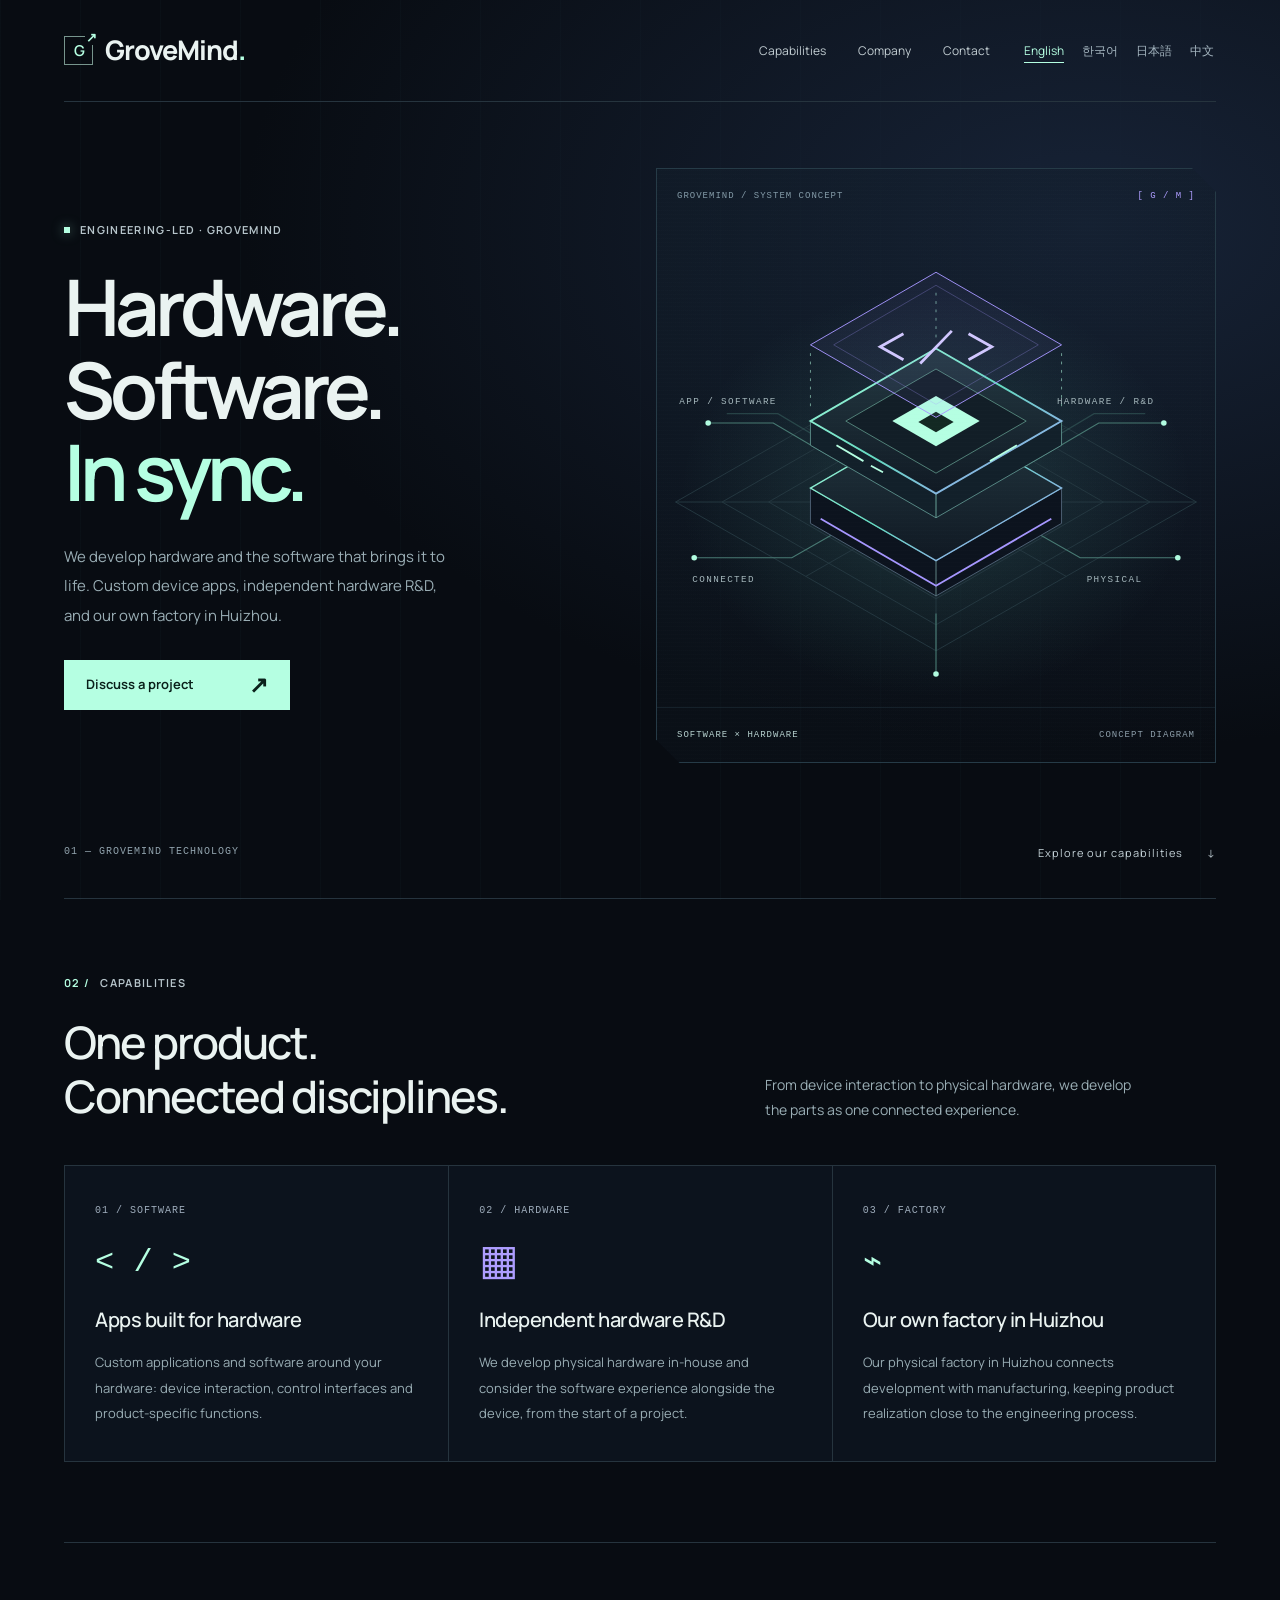
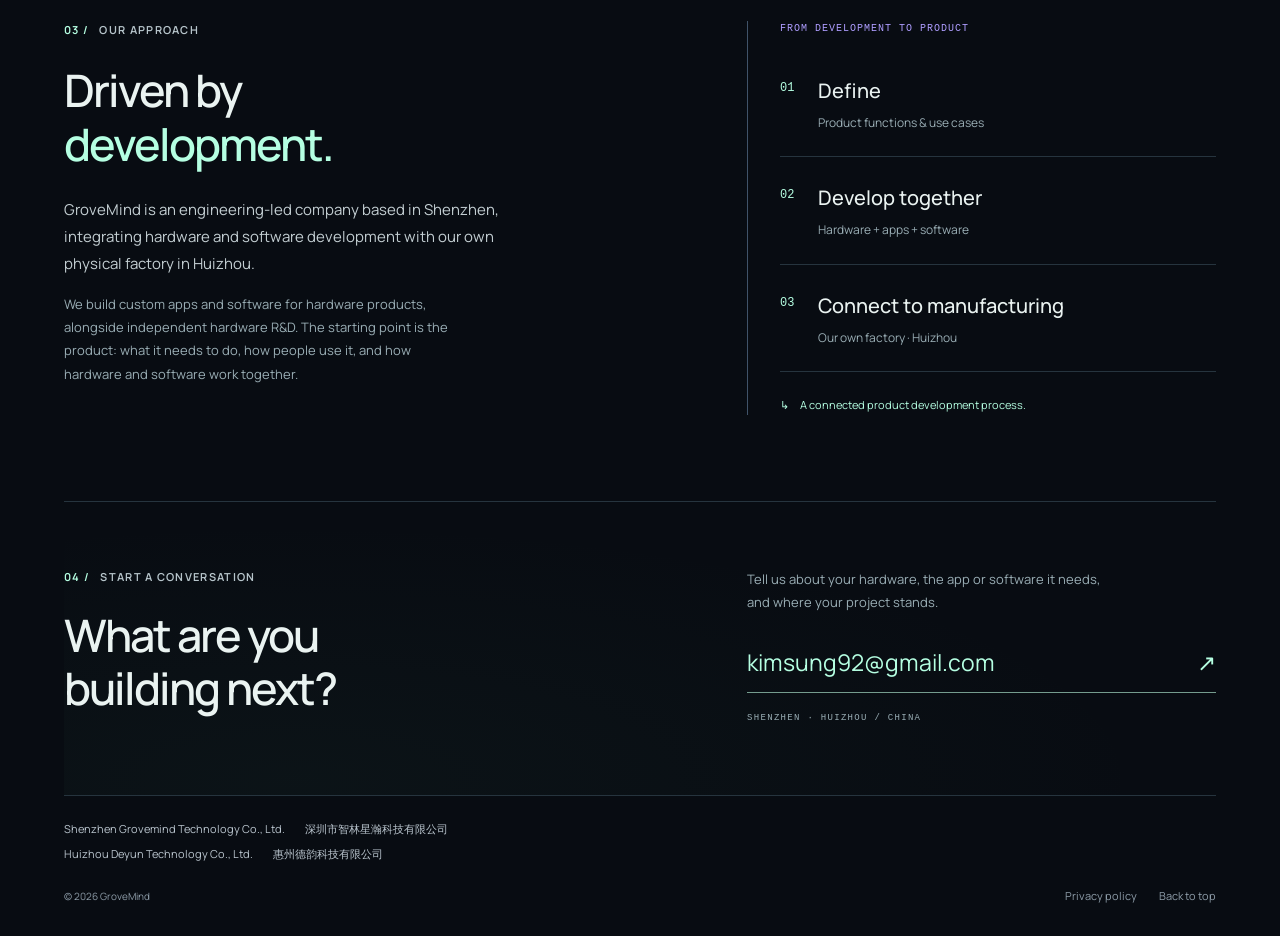
<file: index.html>
<!doctype html>
<html lang="en"><head><meta charset="utf-8"><meta name="viewport" content="width=device-width, initial-scale=1"><meta name="theme-color" content="#080c12"><title>GroveMind | Hardware &amp; Software Development</title><meta name="description" content="GroveMind: integrated hardware and software development, custom device apps and our own factory in Huizhou."><link rel="canonical" href="https://grovemindlabs.com/"><link rel="alternate" hreflang="en" href="https://grovemindlabs.com/?lang=en"><link rel="alternate" hreflang="ko" href="https://grovemindlabs.com/?lang=ko"><link rel="alternate" hreflang="ja" href="https://grovemindlabs.com/?lang=ja"><link rel="alternate" hreflang="zh-CN" href="https://grovemindlabs.com/?lang=zh"><link rel="icon" href="/assets/favicon.svg" type="image/svg+xml"><link rel="stylesheet" href="/assets/home.css?v=20261109b"><link rel="stylesheet" href="/assets/shared.css?v=20261109b"><script src="/assets/language-init.js?v=20261109b"></script></head><body data-titles="{&quot;en&quot;: &quot;GroveMind | Hardware &amp; Software Development&quot;, &quot;ko&quot;: &quot;GroveMind | 하드웨어·소프트웨어 통합 개발&quot;, &quot;ja&quot;: &quot;GroveMind | ハードウェア・ソフトウェア総合開発&quot;, &quot;zh&quot;: &quot;GroveMind | 软硬件综合开发&quot;}"><a class="skip" href="#main"><span data-lang="en" lang="en">Skip to content</span><span data-lang="ko" lang="ko">본문으로 건너뛰기</span><span data-lang="ja" lang="ja">本文へスキップ</span><span data-lang="zh" lang="zh-CN">跳至正文</span></a><header class="site-header wrap">
 <a class="brand" href="#" aria-label="GroveMind home"><span class="brand-symbol" aria-hidden="true">G<span>↗</span></span>GroveMind<span class="brand-dot">.</span></a>
 <nav class="nav-links" aria-label="Main navigation"><a href="#services"><span data-lang="en" lang="en">Capabilities</span><span data-lang="ko" lang="ko">개발 역량</span><span data-lang="ja" lang="ja">開発分野</span><span data-lang="zh" lang="zh-CN">开发能力</span></a><a href="#about"><span data-lang="en" lang="en">Company</span><span data-lang="ko" lang="ko">회사 소개</span><span data-lang="ja" lang="ja">会社概要</span><span data-lang="zh" lang="zh-CN">关于我们</span></a><a href="#contact"><span data-lang="en" lang="en">Contact</span><span data-lang="ko" lang="ko">문의</span><span data-lang="ja" lang="ja">お問い合わせ</span><span data-lang="zh" lang="zh-CN">联系</span></a></nav>
 <nav class="language" aria-label="Language"><a href="?lang=en" data-set-lang="en" lang="en" aria-current="true">English</a><a href="?lang=ko" data-set-lang="ko" lang="ko" aria-current="false">한국어</a><a href="?lang=ja" data-set-lang="ja" lang="ja" aria-current="false">日本語</a><a href="?lang=zh" data-set-lang="zh" lang="zh-CN" aria-current="false">中文</a></nav>
</header>
<main id="main">
<section class="hero wrap" aria-labelledby="hero-title">
 <div class="hero-copy">
  <p class="eyebrow"><span class="signal" aria-hidden="true"></span><span data-lang="en" lang="en">ENGINEERING-LED · GROVEMIND</span><span data-lang="ko" lang="ko">개발 중심 · GROVEMIND</span><span data-lang="ja" lang="ja">開発主導 · GROVEMIND</span><span data-lang="zh" lang="zh-CN">研发驱动 · GROVEMIND</span></p>
  <h1 id="hero-title"><span data-lang="en" lang="en">Hardware.<br>Software.<br><em>In sync.</em></span><span data-lang="ko" lang="ko">하드웨어와<br>소프트웨어를<br><em>하나로.</em></span><span data-lang="ja" lang="ja">ハードウェアと<br>ソフトウェアを、<br><em>ひとつに。</em></span><span data-lang="zh" lang="zh-CN">硬件与软件，<br><em>协同构建。</em></span></h1>
  <p class="hero-description"><span data-lang="en" lang="en">We develop hardware and the software that brings it to life. Custom device apps, independent hardware R&amp;D, and our own factory in Huizhou.</span><span data-lang="ko" lang="ko">하드웨어와 그 가치를 실현하는 소프트웨어를 개발합니다. 기기용 맞춤 앱과 소프트웨어, 자체 하드웨어 연구개발, 그리고 후이저우의 자사 공장을 통해 개발과 제조를 연결합니다.</span><span data-lang="ja" lang="ja">ハードウェアと、その価値を引き出すソフトウェアを開発。機器向けアプリ・ソフトウェアの受託開発、自社でのハードウェア研究開発、恵州の自社工場で開発と製造をつなぎます。</span><span data-lang="zh" lang="zh-CN">我们开发硬件，也开发让硬件发挥价值的软件。<br>定制设备 App 与软件，自主研发硬件，<br>并以惠州自有实体工厂连接开发与制造。</span></p>
  <a class="cta" href="mailto:kimsung92@gmail.com" data-contact><span data-lang="en" lang="en">Discuss a project</span><span data-lang="ko" lang="ko">프로젝트 문의</span><span data-lang="ja" lang="ja">プロジェクトを相談する</span><span data-lang="zh" lang="zh-CN">聊聊你的项目</span><span aria-hidden="true">↗</span></a>
 </div>
 <div class="system-visual" role="img" aria-label="Concept illustration of connected hardware and software / 软硬件连接概念示意">
 <div class="visual-top"><span>GROVEMIND / SYSTEM CONCEPT</span><span aria-hidden="true">[ G / M ]</span></div>
 <svg class="circuit" viewBox="0 0 600 520" aria-hidden="true">
 <defs><linearGradient id="edge" x1="0" y1="0" x2="1" y2="1"><stop stop-color="#adffde"/><stop offset=".5" stop-color="#64dac1"/><stop offset="1" stop-color="#a696ff"/></linearGradient><linearGradient id="glass" x1="0" y1="0" x2="0" y2="1"><stop stop-color="#263c45" stop-opacity=".85"/><stop offset="1" stop-color="#101923" stop-opacity=".95"/></linearGradient><radialGradient id="glow"><stop stop-color="#69d6be" stop-opacity=".16"/><stop offset="1" stop-color="#69d6be" stop-opacity="0"/></radialGradient></defs>
 <ellipse cx="300" cy="290" rx="275" ry="220" fill="url(#glow)"/>
 <g fill="none" stroke="#253841" stroke-width="1"><path d="M20 300 300 140 580 300 300 460Z M70 300 300 168 530 300 300 432Z M120 300 300 196 480 300 300 404Z"/><path d="M300 140V460M20 300H580M160 220 440 380M160 380 440 220"/></g>
 <g fill="none" stroke="#487a73" stroke-width="1.2"><path d="M55 215H125L210 265M40 360H145L215 320M545 215H475L390 265M560 360H455L385 320M300 420V485"/><path d="M75 205H130L212 254M525 205H470L388 254" opacity=".4"/></g>
 <g fill="#b1fce0"><circle cx="55" cy="215" r="3"/><circle cx="40" cy="360" r="3"/><circle cx="545" cy="215" r="3"/><circle cx="560" cy="360" r="3"/><circle cx="300" cy="485" r="3"/></g>
 <g class="core-base"><path d="M165 285 300 207 435 285V323L300 401 165 323Z" fill="#0c131e" stroke="#516478"/><path d="M165 285 300 363 435 285M300 363V401" fill="none" stroke="#668a8a"/><path d="M176 318 300 390 424 318" fill="none" stroke="#a696ff" stroke-width="2"/><path d="M165 285 300 207 435 285 300 363Z" fill="url(#glass)" stroke="url(#edge)" stroke-width="1.5"/></g>
 <g class="core-top"><path d="M165 213 300 135 435 213V239L300 317 165 239Z" fill="#12202a" stroke="#5b8d89"/><path d="M165 213 300 291 435 213M300 291V317" fill="none" stroke="#6eaba0"/><path d="M165 213 300 135 435 213 300 291Z" fill="url(#glass)" stroke="url(#edge)" stroke-width="2"/><path d="M203 213 300 157 397 213 300 269Z" fill="#121e27" stroke="#55877d"/><path d="M253 213 300 186 347 213 300 240Z" fill="#b5ffe2"/><path d="m281 214 19-11 19 11-19 11Z" fill="#132923"/>
 <g fill="none" stroke="#b5ffe2" stroke-width="2"><path d="m193 239 29 17m8 5 13 7m115-12 29-17"/></g></g>
 <g fill="none" stroke="#b5ffe2" stroke-dasharray="3 6" opacity=".6"><path d="M165 140v62M435 140v62M300 75v48"/></g>
 <g class="software-layer"><path d="M165 131 300 53 435 131 300 209Z" fill="#9d8aff" fill-opacity=".06" stroke="#a696ff"/><path d="M190 131 300 67 410 131 300 195Z" fill="none" stroke="#a696ff" stroke-opacity=".3"/><path d="m265 119-25 14 25 14m70-28 25 14-25 14m-18-31-34 35" fill="none" stroke="#d1c7ff" stroke-width="3"/></g>
 <g fill="#a5b7bc" font-family="monospace" font-size="10" letter-spacing="1.5"><text x="24" y="195">APP / SOFTWARE</text><text x="430" y="195">HARDWARE / R&amp;D</text><text x="38" y="386">CONNECTED</text><text x="462" y="386">PHYSICAL</text></g>
 </svg>
 <div class="visual-bottom"><span><span data-lang="en" lang="en">SOFTWARE × HARDWARE</span><span data-lang="ko" lang="ko">소프트웨어 × 하드웨어</span><span data-lang="ja" lang="ja">ソフトウェア × ハードウェア</span><span data-lang="zh" lang="zh-CN">软件 × 硬件</span></span><span><span data-lang="en" lang="en">CONCEPT DIAGRAM</span><span data-lang="ko" lang="ko">개념도</span><span data-lang="ja" lang="ja">コンセプト図</span><span data-lang="zh" lang="zh-CN">概念示意</span></span></div>
 </div>
 <div class="hero-foot"><span>01 — GROVEMIND TECHNOLOGY</span><a href="#services"><span data-lang="en" lang="en">Explore our capabilities</span><span data-lang="ko" lang="ko">개발 역량 살펴보기</span><span data-lang="ja" lang="ja">開発分野を見る</span><span data-lang="zh" lang="zh-CN">了解开发能力</span> <span aria-hidden="true">↓</span></a></div>
</section>
<section class="capabilities wrap" id="services" aria-labelledby="services-title">
 <p class="eyebrow"><span class="index">02 /</span> <span data-lang="en" lang="en">CAPABILITIES</span><span data-lang="ko" lang="ko">개발 역량</span><span data-lang="ja" lang="ja">開発分野</span><span data-lang="zh" lang="zh-CN">开发能力</span></p>
 <div class="section-heading"><h2 id="services-title"><span data-lang="en" lang="en">One product.<br>Connected disciplines.</span><span data-lang="ko" lang="ko">하나의 제품을 위해,<br>개발 분야를 연결합니다.</span><span data-lang="ja" lang="ja">ひとつの製品のために、<br>開発をつなぐ。</span><span data-lang="zh" lang="zh-CN">围绕一个产品，<br>贯通软硬件开发。</span></h2><p><span data-lang="en" lang="en">From device interaction to physical hardware, we develop the parts as one connected experience.</span><span data-lang="ko" lang="ko">기기 인터랙션부터 실물 하드웨어까지, 앱과 소프트웨어, 하드웨어를 하나의 제품 목표에 맞춰 개발합니다.</span><span data-lang="ja" lang="ja">機器とのインタラクションから実物のハードウェアまで。アプリ、ソフトウェア、ハードウェアを共通の製品目標に沿って開発します。</span><span data-lang="zh" lang="zh-CN">从设备交互到实体硬件，将应用、软件与硬件放在同一个产品目标下开发。</span></p></div>
 <div class="capability-grid">
 <article><span class="cap-number">01 / SOFTWARE</span><div class="cap-icon" aria-hidden="true">&lt; / &gt;</div><h3><span data-lang="en" lang="en">Apps built for hardware</span><span data-lang="ko" lang="ko">하드웨어용 앱·소프트웨어</span><span data-lang="ja" lang="ja">ハードウェア向けアプリ・ソフトウェア</span><span data-lang="zh" lang="zh-CN">硬件配套 App 与软件</span></h3><p><span data-lang="en" lang="en">Custom applications and software around your hardware: device interaction, control interfaces and product-specific functions.</span><span data-lang="ko" lang="ko">하드웨어의 실제 사용 환경에 맞춰 앱과 소프트웨어를 제작합니다. 기기 인터랙션, 제어 화면 및 제품에 필요한 기능을 구현합니다.</span><span data-lang="ja" lang="ja">ハードウェアの利用シーンに合わせてアプリとソフトウェアを開発。機器との連携、操作画面、製品に必要な機能を実装します。</span><span data-lang="zh" lang="zh-CN">围绕硬件的实际使用场景，定制 App 与软件，实现设备交互、控制界面及产品所需功能。</span></p></article>
 <article><span class="cap-number">02 / HARDWARE</span><div class="cap-icon chip-icon" aria-hidden="true">▦</div><h3><span data-lang="en" lang="en">Independent hardware R&amp;D</span><span data-lang="ko" lang="ko">자체 하드웨어 연구개발</span><span data-lang="ja" lang="ja">自社でのハードウェア研究開発</span><span data-lang="zh" lang="zh-CN">自主硬件研发</span></h3><p><span data-lang="en" lang="en">We develop physical hardware in-house and consider the software experience alongside the device, from the start of a project.</span><span data-lang="ko" lang="ko">하드웨어를 자체 개발할 수 있는 역량을 바탕으로, 프로젝트 초기부터 기기의 기능과 소프트웨어 경험을 함께 설계합니다.</span><span data-lang="ja" lang="ja">ハードウェアを自社で開発する能力を備え、プロジェクトの初期段階から機器の機能とソフトウェアの体験を一体で考えます。</span><span data-lang="zh" lang="zh-CN">具备自主开发硬件的能力，从项目起点同步考虑硬件功能与软件体验，让设备与应用协同工作。</span></p></article>
 <article><span class="cap-number">03 / FACTORY</span><div class="cap-icon" aria-hidden="true">⌁</div><h3><span data-lang="en" lang="en">Our own factory in Huizhou</span><span data-lang="ko" lang="ko">후이저우 자사 공장</span><span data-lang="ja" lang="ja">恵州の自社工場</span><span data-lang="zh" lang="zh-CN">惠州自有实体工厂</span></h3><p><span data-lang="en" lang="en">Our physical factory in Huizhou connects development with manufacturing, keeping product realization close to the engineering process.</span><span data-lang="ko" lang="ko">후이저우에 자사 실물 공장을 보유하고 있습니다. 개발과 제조를 연결해 제품 구현과 연구개발 과정이 긴밀하게 이어지도록 합니다.</span><span data-lang="ja" lang="ja">恵州に自社の実工場を保有。開発と製造をつなぎ、製品の実現と研究開発のプロセスを密接に連携させます。</span><span data-lang="zh" lang="zh-CN">在惠州拥有自己的实体工厂，将开发与制造相衔接，让产品实现与研发过程紧密配合。</span></p></article>
 </div>
</section>
<section class="about wrap" id="about" aria-labelledby="about-title">
 <div class="about-intro"><p class="eyebrow"><span class="index">03 /</span> <span data-lang="en" lang="en">OUR APPROACH</span><span data-lang="ko" lang="ko">회사 소개</span><span data-lang="ja" lang="ja">私たちについて</span><span data-lang="zh" lang="zh-CN">关于我们</span></p><h2 id="about-title"><span data-lang="en" lang="en">Driven by<br><em>development.</em></span><span data-lang="ko" lang="ko">개발로<br><em>제품을 만듭니다.</em></span><span data-lang="ja" lang="ja">開発の力で、<br><em>製品をつくる。</em></span><span data-lang="zh" lang="zh-CN">以开发，<br><em>驱动产品。</em></span></h2><p><span data-lang="en" lang="en">GroveMind is an engineering-led company based in Shenzhen, integrating hardware and software development with our own physical factory in Huizhou.</span><span data-lang="ko" lang="ko">GroveMind는 선전에 기반을 둔 개발 중심 기업입니다. 하드웨어·소프트웨어 통합 개발 역량과 후이저우의 자사 공장을 갖추고 있습니다.</span><span data-lang="ja" lang="ja">GroveMind は深圳を拠点とする開発主導の企業です。ハードウェアとソフトウェアの総合開発に加え、恵州に自社工場を保有しています。</span><span data-lang="zh" lang="zh-CN">GroveMind 是一家位于深圳的开发驱动型企业，集软硬件综合开发与惠州自有实体工厂于一体。</span></p><p><span data-lang="en" lang="en">We build custom apps and software for hardware products, alongside independent hardware R&amp;D. The starting point is the product: what it needs to do, how people use it, and how hardware and software work together.</span><span data-lang="ko" lang="ko">하드웨어 제품을 위한 맞춤 앱과 소프트웨어를 제작하고 하드웨어를 자체 연구개발합니다. 제품에 필요한 기능과 사용 방식에서 출발해 하드웨어, 소프트웨어 및 두 요소의 연동을 함께 검토합니다.</span><span data-lang="ja" lang="ja">ハードウェア製品向けのアプリ・ソフトウェアを受託開発するとともに、ハードウェアの自主研究開発も行います。必要な機能と使い方を起点に、ハードウェア、ソフトウェア、両者の連携を考えます。</span><span data-lang="zh" lang="zh-CN">我们为硬件产品定制 App 与软件，同时具备自主硬件研发能力。从产品要实现的功能与使用方式出发，统筹硬件、软件和两者之间的协作。</span></p></div>
 <div class="approach-diagram"><div class="diagram-label"><span data-lang="en" lang="en">FROM DEVELOPMENT TO PRODUCT</span><span data-lang="ko" lang="ko">개발에서 제품까지</span><span data-lang="ja" lang="ja">開発から製品へ</span><span data-lang="zh" lang="zh-CN">从开发走向产品</span></div><ol><li><span>01</span><div><h3><span data-lang="en" lang="en">Define</span><span data-lang="ko" lang="ko">요구사항 정의</span><span data-lang="ja" lang="ja">要件の整理</span><span data-lang="zh" lang="zh-CN">明确需求</span></h3><p><span data-lang="en" lang="en">Product functions &amp; use cases</span><span data-lang="ko" lang="ko">제품 기능과 사용 환경</span><span data-lang="ja" lang="ja">製品の機能と利用シーン</span><span data-lang="zh" lang="zh-CN">产品功能与使用场景</span></p></div></li><li><span>02</span><div><h3><span data-lang="en" lang="en">Develop together</span><span data-lang="ko" lang="ko">하드웨어·소프트웨어 공동 개발</span><span data-lang="ja" lang="ja">ハードウェアとソフトウェアの連携開発</span><span data-lang="zh" lang="zh-CN">软硬件协同开发</span></h3><p><span data-lang="en" lang="en">Hardware + apps + software</span><span data-lang="ko" lang="ko">하드웨어 + 앱 + 소프트웨어</span><span data-lang="ja" lang="ja">ハードウェア + アプリ + ソフトウェア</span><span data-lang="zh" lang="zh-CN">硬件 + App + 软件</span></p></div></li><li><span>03</span><div><h3><span data-lang="en" lang="en">Connect to manufacturing</span><span data-lang="ko" lang="ko">공장 제조와 연계</span><span data-lang="ja" lang="ja">工場での製造につなぐ</span><span data-lang="zh" lang="zh-CN">衔接工厂制造</span></h3><p><span data-lang="en" lang="en">Our own factory · Huizhou</span><span data-lang="ko" lang="ko">자사 공장 · 후이저우</span><span data-lang="ja" lang="ja">自社工場 · 恵州</span><span data-lang="zh" lang="zh-CN">自有实体工厂 · 惠州</span></p></div></li></ol><div class="diagram-end"><span aria-hidden="true">↳</span> <span data-lang="en" lang="en">A connected product development process.</span><span data-lang="ko" lang="ko">제품을 중심으로 개발과 제조를 연결합니다.</span><span data-lang="ja" lang="ja">製品を中心に、開発と製造を連携させます。</span><span data-lang="zh" lang="zh-CN">让开发与制造围绕产品协作。</span></div></div>
</section>
<section class="contact wrap" id="contact" aria-labelledby="contact-title"><div><p class="eyebrow"><span class="index">04 /</span> <span data-lang="en" lang="en">START A CONVERSATION</span><span data-lang="ko" lang="ko">프로젝트 문의</span><span data-lang="ja" lang="ja">プロジェクトのご相談</span><span data-lang="zh" lang="zh-CN">项目沟通</span></p><h2 id="contact-title"><span data-lang="en" lang="en">What are you<br>building next?</span><span data-lang="ko" lang="ko">다음 제품을,<br>함께 개발합니다.</span><span data-lang="ja" lang="ja">次の製品を、<br>ともにつくる。</span><span data-lang="zh" lang="zh-CN">下一个产品，<br>一起开发。</span></h2></div><div class="contact-copy"><p><span data-lang="en" lang="en">Tell us about your hardware, the app or software it needs, and where your project stands.</span><span data-lang="ko" lang="ko">하드웨어 제품, 필요한 앱 또는 소프트웨어, 현재 프로젝트 진행 상황을 알려 주세요.</span><span data-lang="ja" lang="ja">ハードウェア製品、必要なアプリやソフトウェア、現在のプロジェクトの状況をお聞かせください。</span><span data-lang="zh" lang="zh-CN">欢迎介绍你的硬件产品、需要配套的 App 或软件，以及目前的项目进度。</span></p><a class="contact-mail" href="mailto:kimsung92@gmail.com" data-contact>kimsung92@gmail.com <span aria-hidden="true">↗</span></a><p class="contact-location">SHENZHEN · HUIZHOU / CHINA</p></div></section>
</main><footer class="site-footer wrap"><div class="footer-identity"><span lang="en">Shenzhen Grovemind Technology Co., Ltd.</span><span lang="zh-CN">深圳市智林星瀚科技有限公司</span></div><div class="footer-identity secondary-company"><span lang="en">Huizhou Deyun Technology Co., Ltd.</span><span lang="zh-CN">惠州德韵科技有限公司</span></div><div class="footer-bottom"><p>© 2026 GroveMind</p><div class="footer-links"><a href="/privacy/" data-locale-link><span data-lang="en" lang="en">Privacy policy</span><span data-lang="ko" lang="ko">개인정보 처리방침</span><span data-lang="ja" lang="ja">プライバシーポリシー</span><span data-lang="zh" lang="zh-CN">隐私政策</span></a><a href="#main"><span data-lang="en" lang="en">Back to top</span><span data-lang="ko" lang="ko">맨 위로</span><span data-lang="ja" lang="ja">ページ上部へ</span><span data-lang="zh" lang="zh-CN">返回顶部</span></a></div></div></footer><dialog class="contact-dialog" aria-labelledby="contact-dialog-title"><div class="dialog-top"><h2 id="contact-dialog-title"><span data-lang="en" lang="en">Get in touch</span><span data-lang="ko" lang="ko">문의하기</span><span data-lang="ja" lang="ja">お問い合わせ</span><span data-lang="zh" lang="zh-CN">联系沟通</span></h2><button type="button" data-close-contact aria-label="Close / 닫기 / 閉じる / 关闭">×</button></div><p><span data-lang="en" lang="en">Choose how you would like to contact us.</span><span data-lang="ko" lang="ko">원하시는 연락 방법을 선택해 주세요.</span><span data-lang="ja" lang="ja">ご希望の連絡方法をお選びください。</span><span data-lang="zh" lang="zh-CN">选择方便的方式联系我们。</span></p><input class="email-value" type="text" readonly value="kimsung92@gmail.com" aria-label="Email address"><div class="contact-actions"><button type="button" data-copy-email><span data-lang="en" lang="en">Copy email address</span><span data-lang="ko" lang="ko">이메일 주소 복사</span><span data-lang="ja" lang="ja">メールアドレスをコピー</span><span data-lang="zh" lang="zh-CN">复制邮箱</span></button><a href="mailto:kimsung92@gmail.com"><span data-lang="en" lang="en">Open email app</span><span data-lang="ko" lang="ko">메일 앱 열기</span><span data-lang="ja" lang="ja">メールアプリを開く</span><span data-lang="zh" lang="zh-CN">打开邮件应用</span> ↗</a><a href="https://mail.google.com/mail/?view=cm&amp;fs=1&amp;to=kimsung92%40gmail.com" target="_blank" rel="noopener noreferrer"><span data-lang="en" lang="en">Compose in Gmail</span><span data-lang="ko" lang="ko">Gmail에서 작성</span><span data-lang="ja" lang="ja">Gmail で作成</span><span data-lang="zh" lang="zh-CN">在 Gmail 写信</span> ↗</a></div><p class="contact-feedback" role="status" aria-live="polite"></p><p class="dialog-note"><span data-lang="en" lang="en">If no email app opens, copy the address or use Gmail. Gmail may ask you to sign in.</span><span data-lang="ko" lang="ko">메일 앱이 열리지 않으면 주소를 복사하거나 Gmail을 이용해 주세요. Gmail 로그인이 필요할 수 있습니다.</span><span data-lang="ja" lang="ja">メールアプリが開かない場合は、アドレスをコピーするか Gmail をご利用ください。Gmail へのログインが必要な場合があります。</span><span data-lang="zh" lang="zh-CN">如果邮件应用没有打开，请复制邮箱或使用 Gmail；Gmail 可能需要先登录。</span></p></dialog><script src="/assets/site.js?v=20261109b"></script></body></html>
</file>
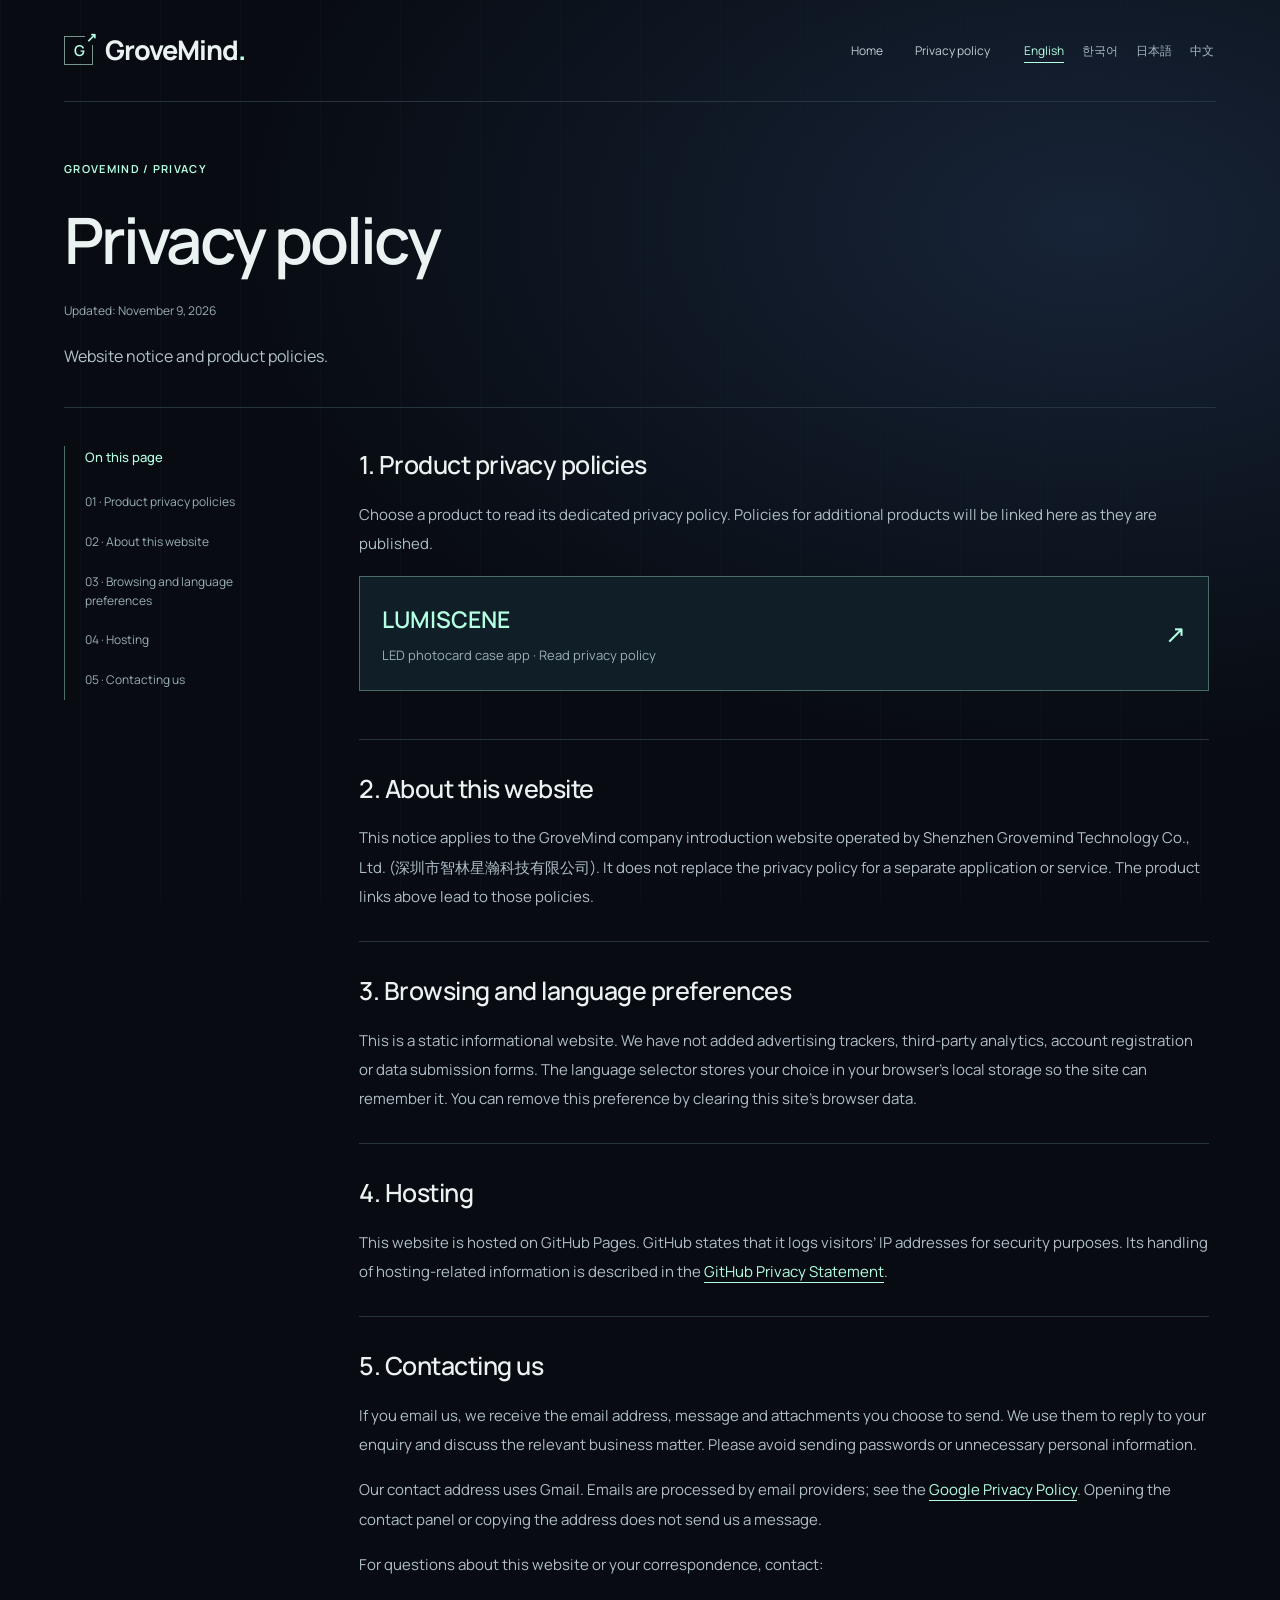
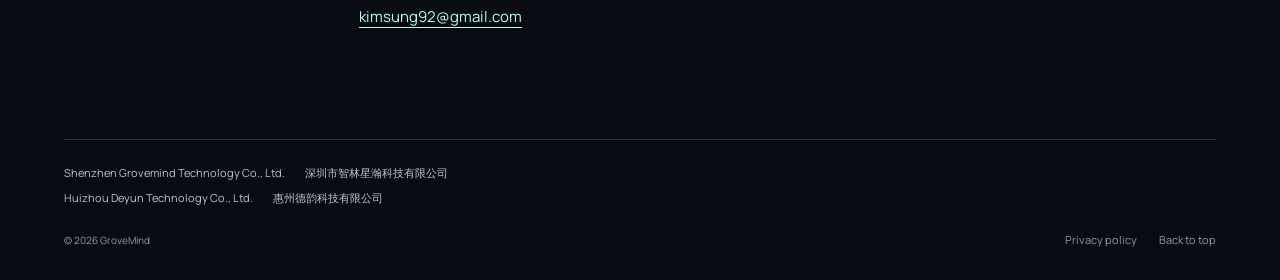
<file: privacy/index.html>
<!doctype html>
<html lang="en"><head><meta charset="utf-8"><meta name="viewport" content="width=device-width, initial-scale=1"><meta name="theme-color" content="#080c12"><title>Privacy policy | GroveMind</title><meta name="description" content="GroveMind website privacy notice and directory of product privacy policies."><link rel="canonical" href="https://grovemindlabs.com/privacy/"><link rel="alternate" hreflang="en" href="https://grovemindlabs.com/privacy/?lang=en"><link rel="alternate" hreflang="ko" href="https://grovemindlabs.com/privacy/?lang=ko"><link rel="alternate" hreflang="ja" href="https://grovemindlabs.com/privacy/?lang=ja"><link rel="alternate" hreflang="zh-CN" href="https://grovemindlabs.com/privacy/?lang=zh"><link rel="icon" href="/assets/favicon.svg" type="image/svg+xml"><link rel="stylesheet" href="/assets/home.css?v=20261109b"><link rel="stylesheet" href="/assets/shared.css?v=20261109b"><script src="/assets/language-init.js?v=20261109b"></script></head><body data-titles="{&quot;en&quot;: &quot;Privacy policy | GroveMind&quot;, &quot;ko&quot;: &quot;개인정보 처리방침 | GroveMind&quot;, &quot;ja&quot;: &quot;プライバシーポリシー | GroveMind&quot;, &quot;zh&quot;: &quot;隐私政策 | GroveMind&quot;}"><a class="skip" href="#main"><span data-lang="en" lang="en">Skip to content</span><span data-lang="ko" lang="ko">본문으로 건너뛰기</span><span data-lang="ja" lang="ja">本文へスキップ</span><span data-lang="zh" lang="zh-CN">跳至正文</span></a><header class="site-header wrap"><a class="brand" href="/" data-locale-link aria-label="GroveMind home"><span class="brand-symbol" aria-hidden="true">G<span>↗</span></span>GroveMind<span class="brand-dot">.</span></a><nav class="nav-links" aria-label="Main navigation"><a href="/" data-locale-link><span data-lang="en" lang="en">Home</span><span data-lang="ko" lang="ko">홈</span><span data-lang="ja" lang="ja">ホーム</span><span data-lang="zh" lang="zh-CN">首页</span></a><a href="/privacy/" data-locale-link><span data-lang="en" lang="en">Privacy policy</span><span data-lang="ko" lang="ko">개인정보 처리방침</span><span data-lang="ja" lang="ja">プライバシーポリシー</span><span data-lang="zh" lang="zh-CN">隐私政策</span></a></nav><nav class="language" aria-label="Language"><a href="?lang=en" data-set-lang="en" lang="en" aria-current="true">English</a><a href="?lang=ko" data-set-lang="ko" lang="ko" aria-current="false">한국어</a><a href="?lang=ja" data-set-lang="ja" lang="ja" aria-current="false">日本語</a><a href="?lang=zh" data-set-lang="zh" lang="zh-CN" aria-current="false">中文</a></nav></header><main class="wrap" id="main"><article class="policy-page" data-lang="en" lang="en" aria-labelledby="title-en"><div class="policy-hero"><p class="eyebrow">GROVEMIND / PRIVACY</p><h1 id="title-en">Privacy policy</h1><p class="policy-date">Updated: November 9, 2026</p><p class="policy-intro">Website notice and product policies.</p></div><div class="policy-layout"><nav class="contents" aria-label="Policy contents"><h2>On this page</h2><ol><li><a href="#products-en">01 · Product privacy policies</a></li><li><a href="#scope-en">02 · About this website</a></li><li><a href="#browsing-en">03 · Browsing and language preferences</a></li><li><a href="#hosting-en">04 · Hosting</a></li><li><a href="#contact-en">05 · Contacting us</a></li></ol></nav><div class="body-copy"><section id="products-en"><h2>1. Product privacy policies</h2><p>Choose a product to read its dedicated privacy policy. Policies for additional products will be linked here as they are published.</p><a class="product-policy-link" data-locale-link href="/privacy/lumiscene/?lang=en"><span><strong>LUMISCENE</strong><small>LED photocard case app · Read privacy policy</small></span><span aria-hidden="true">↗</span></a></section><section id="scope-en"><h2>2. About this website</h2><p>This notice applies to the GroveMind company introduction website operated by Shenzhen Grovemind Technology Co., Ltd. (深圳市智林星瀚科技有限公司). It does not replace the privacy policy for a separate application or service. The product links above lead to those policies.</p></section><section id="browsing-en"><h2>3. Browsing and language preferences</h2><p>This is a static informational website. We have not added advertising trackers, third-party analytics, account registration or data submission forms. The language selector stores your choice in your browser’s local storage so the site can remember it. You can remove this preference by clearing this site’s browser data.</p></section><section id="hosting-en"><h2>4. Hosting</h2><p>This website is hosted on GitHub Pages. GitHub states that it logs visitors’ IP addresses for security purposes. Its handling of hosting-related information is described in the <a href="https://docs.github.com/en/site-policy/privacy-policies/github-general-privacy-statement">GitHub Privacy Statement</a>.</p></section><section id="contact-en"><h2>5. Contacting us</h2><p>If you email us, we receive the email address, message and attachments you choose to send. We use them to reply to your enquiry and discuss the relevant business matter. Please avoid sending passwords or unnecessary personal information.</p><p>Our contact address uses Gmail. Emails are processed by email providers; see the <a href="https://policies.google.com/privacy">Google Privacy Policy</a>. Opening the contact panel or copying the address does not send us a message.</p><p>For questions about this website or your correspondence, contact:</p><p><a class="contact-email" href="mailto:kimsung92@gmail.com" data-contact>kimsung92@gmail.com</a></p></section></div></div></article><article class="policy-page" data-lang="ko" lang="ko" aria-labelledby="title-ko"><div class="policy-hero"><p class="eyebrow">GROVEMIND / PRIVACY</p><h1 id="title-ko">개인정보 처리방침</h1><p class="policy-date">최종 수정일: 2026년 11월 9일</p><p class="policy-intro">웹사이트 안내 및 제품별 처리방침입니다.</p></div><div class="policy-layout"><nav class="contents" aria-label="목차"><h2>목차</h2><ol><li><a href="#products-ko">01 · 제품별 개인정보 처리방침</a></li><li><a href="#scope-ko">02 · 이 웹사이트에 관하여</a></li><li><a href="#browsing-ko">03 · 웹사이트 이용 및 언어 설정</a></li><li><a href="#hosting-ko">04 · 호스팅</a></li><li><a href="#contact-ko">05 · 이메일 문의</a></li></ol></nav><div class="body-copy"><section id="products-ko"><h2>1. 제품별 개인정보 처리방침</h2><p>제품을 선택하여 해당 제품의 개인정보 처리방침을 확인하세요. 새로운 제품의 방침이 게시되면 이 페이지에 링크를 추가합니다.</p><a class="product-policy-link" data-locale-link href="/privacy/lumiscene/?lang=ko"><span><strong>LUMISCENE</strong><small>LED 포토카드 케이스 앱 · 개인정보 처리방침 보기</small></span><span aria-hidden="true">↗</span></a></section><section id="scope-ko"><h2>2. 이 웹사이트에 관하여</h2><p>이 안내는 Shenzhen Grovemind Technology Co., Ltd.(深圳市智林星瀚科技有限公司)가 운영하는 GroveMind 회사 소개 웹사이트에 적용됩니다. 별도 앱이나 서비스의 개인정보 처리방침을 대체하지 않습니다. 제품별 방침은 위 링크에서 확인할 수 있습니다.</p></section><section id="browsing-ko"><h2>3. 웹사이트 이용 및 언어 설정</h2><p>이 웹사이트는 정적 정보 제공 사이트입니다. 광고 추적 도구, 제3자 방문 분석, 회원가입 또는 정보 제출 양식을 추가하지 않았습니다. 언어 선택 기능은 브라우저의 로컬 저장소에 선택한 언어를 저장하여 다음 방문 시 기억합니다. 이 사이트의 브라우저 데이터를 지우면 해당 설정도 삭제할 수 있습니다.</p></section><section id="hosting-ko"><h2>4. 호스팅</h2><p>이 웹사이트는 GitHub Pages에서 호스팅합니다. GitHub는 보안을 위해 방문자의 IP 주소를 기록한다고 명시하고 있습니다. 호스팅 관련 정보의 처리에 대해서는 <a href="https://docs.github.com/en/site-policy/privacy-policies/github-general-privacy-statement">GitHub 개인정보처리방침</a>을 참고하세요.</p></section><section id="contact-ko"><h2>5. 이메일 문의</h2><p>이메일로 문의하면 당사는 이메일 주소, 메시지 및 사용자가 첨부한 파일을 받으며 문의에 답변하고 관련 업무를 논의하는 데 사용합니다. 비밀번호나 불필요한 개인정보는 보내지 마세요.</p><p>연락처 이메일은 Gmail을 사용하며, 이메일은 메일 서비스 제공업체가 처리합니다. <a href="https://policies.google.com/privacy">Google 개인정보처리방침</a>을 참고하세요. 연락 패널을 열거나 주소를 복사하는 것만으로 당사에 메시지가 전송되지는 않습니다.</p><p>이 웹사이트 또는 이메일 소통에 관한 문의:</p><p><a class="contact-email" href="mailto:kimsung92@gmail.com" data-contact>kimsung92@gmail.com</a></p></section></div></div></article><article class="policy-page" data-lang="ja" lang="ja" aria-labelledby="title-ja"><div class="policy-hero"><p class="eyebrow">GROVEMIND / PRIVACY</p><h1 id="title-ja">プライバシーポリシー</h1><p class="policy-date">更新日：2026年11月9日</p><p class="policy-intro">ウェブサイトの説明と製品別のポリシー。</p></div><div class="policy-layout"><nav class="contents" aria-label="目次"><h2>目次</h2><ol><li><a href="#products-ja">01 · 製品別のプライバシーポリシー</a></li><li><a href="#scope-ja">02 · 本ウェブサイトについて</a></li><li><a href="#browsing-ja">03 · 閲覧と言語設定</a></li><li><a href="#hosting-ja">04 · ホスティング</a></li><li><a href="#contact-ja">05 · メールでのお問い合わせ</a></li></ol></nav><div class="body-copy"><section id="products-ja"><h2>1. 製品別のプライバシーポリシー</h2><p>製品を選択すると、その製品専用のプライバシーポリシーをご覧いただけます。新しい製品のポリシーは公開時に本ページへリンクを追加します。</p><a class="product-policy-link" data-locale-link href="/privacy/lumiscene/?lang=ja"><span><strong>LUMISCENE</strong><small>LED フォトカードケースアプリ · ポリシーを読む</small></span><span aria-hidden="true">↗</span></a></section><section id="scope-ja"><h2>2. 本ウェブサイトについて</h2><p>本説明は、Shenzhen Grovemind Technology Co., Ltd.（深圳市智林星瀚科技有限公司）が運営する GroveMind の会社紹介ウェブサイトに適用されます。個別のアプリやサービスのプライバシーポリシーに代わるものではありません。製品別のポリシーは上記のリンクからご確認ください。</p></section><section id="browsing-ja"><h2>3. 閲覧と言語設定</h2><p>本サイトは静的な情報提供サイトです。広告トラッカー、第三者のアクセス解析、アカウント登録、情報送信フォームは追加していません。言語選択機能はブラウザのローカルストレージに選択内容を保存し、次回の表示に使用します。本サイトのブラウザデータを消去すると、この設定も削除できます。</p></section><section id="hosting-ja"><h2>4. ホスティング</h2><p>本サイトは GitHub Pages でホスティングされています。GitHub はセキュリティ目的で訪問者の IP アドレスを記録すると説明しています。ホスティングに関する情報の取り扱いは <a href="https://docs.github.com/en/site-policy/privacy-policies/github-general-privacy-statement">GitHub プライバシーステートメント</a>をご確認ください。</p></section><section id="contact-ja"><h2>5. メールでのお問い合わせ</h2><p>メールでお問い合わせいただくと、当社はメールアドレス、本文、お客様が添付したファイルを受け取り、お問い合わせへの回答と関連業務の連絡に使用します。パスワードや不要な個人情報は送信しないでください。</p><p>連絡先メールには Gmail を使用し、メールサービス提供者がメールを処理します。<a href="https://policies.google.com/privacy">Google プライバシーポリシー</a>をご確認ください。連絡パネルを開いたりアドレスをコピーしたりするだけでは、当社にメッセージは送信されません。</p><p>本サイトやメールでのやり取りに関するお問い合わせ：</p><p><a class="contact-email" href="mailto:kimsung92@gmail.com" data-contact>kimsung92@gmail.com</a></p></section></div></div></article><article class="policy-page" data-lang="zh" lang="zh-CN" aria-labelledby="title-zh"><div class="policy-hero"><p class="eyebrow">GROVEMIND / PRIVACY</p><h1 id="title-zh">隐私政策</h1><p class="policy-date">更新日期：2026年11月9日</p><p class="policy-intro">网站隐私说明与产品政策入口。</p></div><div class="policy-layout"><nav class="contents" aria-label="本页目录"><h2>本页目录</h2><ol><li><a href="#products-zh">01 · 产品隐私政策</a></li><li><a href="#scope-zh">02 · 关于本网站</a></li><li><a href="#browsing-zh">03 · 浏览与语言偏好</a></li><li><a href="#hosting-zh">04 · 网站托管</a></li><li><a href="#contact-zh">05 · 邮件联系</a></li></ol></nav><div class="body-copy"><section id="products-zh"><h2>1. 产品隐私政策</h2><p>选择产品，查看该产品的专属隐私政策。后续新增产品的隐私政策发布后，也会在这里更新链接。</p><a class="product-policy-link" data-locale-link href="/privacy/lumiscene/?lang=zh"><span><strong>LUMISCENE</strong><small>LED 发光卡盒 App · 查看隐私政策</small></span><span aria-hidden="true">↗</span></a></section><section id="scope-zh"><h2>2. 关于本网站</h2><p>本说明适用于深圳市智林星瀚科技有限公司（Shenzhen Grovemind Technology Co., Ltd.）运营的 GroveMind 公司介绍网站，不替代其他独立应用或服务的隐私政策。产品对应的政策请通过上方链接查看。</p></section><section id="browsing-zh"><h2>3. 浏览与语言偏好</h2><p>本网站为静态信息展示网站，未添加广告追踪、第三方访问统计、账号注册或信息提交表单。语言切换功能会在浏览器本地存储中保存你的选择，便于下次访问时记住偏好；你可以通过清除本网站的浏览器数据删除该设置。</p></section><section id="hosting-zh"><h2>4. 网站托管</h2><p>本网站使用 GitHub Pages 托管。GitHub 说明其会出于安全目的记录访问者 IP 地址。与托管相关的信息处理方式请参阅 <a href="https://docs.github.com/en/site-policy/privacy-policies/github-general-privacy-statement">GitHub 隐私声明</a>。</p></section><section id="contact-zh"><h2>5. 邮件联系</h2><p>当你通过邮件联系我们时，我们会收到你的邮箱地址、邮件内容及你主动发送的附件，用于回复咨询及沟通相关业务。请避免发送密码或不必要的个人信息。</p><p>联系邮箱使用 Gmail，邮件会经过邮件服务商处理，详见 <a href="https://policies.google.com/privacy">Google 隐私政策</a>。仅打开联系面板或复制邮箱不会向我们发送消息。</p><p>如对本网站或邮件沟通中的信息有疑问，请联系：</p><p><a class="contact-email" href="mailto:kimsung92@gmail.com" data-contact>kimsung92@gmail.com</a></p></section></div></div></article></main><footer class="site-footer wrap"><div class="footer-identity"><span lang="en">Shenzhen Grovemind Technology Co., Ltd.</span><span lang="zh-CN">深圳市智林星瀚科技有限公司</span></div><div class="footer-identity secondary-company"><span lang="en">Huizhou Deyun Technology Co., Ltd.</span><span lang="zh-CN">惠州德韵科技有限公司</span></div><div class="footer-bottom"><p>© 2026 GroveMind</p><div class="footer-links"><a href="/privacy/" data-locale-link><span data-lang="en" lang="en">Privacy policy</span><span data-lang="ko" lang="ko">개인정보 처리방침</span><span data-lang="ja" lang="ja">プライバシーポリシー</span><span data-lang="zh" lang="zh-CN">隐私政策</span></a><a href="#main"><span data-lang="en" lang="en">Back to top</span><span data-lang="ko" lang="ko">맨 위로</span><span data-lang="ja" lang="ja">ページ上部へ</span><span data-lang="zh" lang="zh-CN">返回顶部</span></a></div></div></footer><dialog class="contact-dialog" aria-labelledby="contact-dialog-title"><div class="dialog-top"><h2 id="contact-dialog-title"><span data-lang="en" lang="en">Get in touch</span><span data-lang="ko" lang="ko">문의하기</span><span data-lang="ja" lang="ja">お問い合わせ</span><span data-lang="zh" lang="zh-CN">联系沟通</span></h2><button type="button" data-close-contact aria-label="Close / 닫기 / 閉じる / 关闭">×</button></div><p><span data-lang="en" lang="en">Choose how you would like to contact us.</span><span data-lang="ko" lang="ko">원하시는 연락 방법을 선택해 주세요.</span><span data-lang="ja" lang="ja">ご希望の連絡方法をお選びください。</span><span data-lang="zh" lang="zh-CN">选择方便的方式联系我们。</span></p><input class="email-value" type="text" readonly value="kimsung92@gmail.com" aria-label="Email address"><div class="contact-actions"><button type="button" data-copy-email><span data-lang="en" lang="en">Copy email address</span><span data-lang="ko" lang="ko">이메일 주소 복사</span><span data-lang="ja" lang="ja">メールアドレスをコピー</span><span data-lang="zh" lang="zh-CN">复制邮箱</span></button><a href="mailto:kimsung92@gmail.com"><span data-lang="en" lang="en">Open email app</span><span data-lang="ko" lang="ko">메일 앱 열기</span><span data-lang="ja" lang="ja">メールアプリを開く</span><span data-lang="zh" lang="zh-CN">打开邮件应用</span> ↗</a><a href="https://mail.google.com/mail/?view=cm&amp;fs=1&amp;to=kimsung92%40gmail.com" target="_blank" rel="noopener noreferrer"><span data-lang="en" lang="en">Compose in Gmail</span><span data-lang="ko" lang="ko">Gmail에서 작성</span><span data-lang="ja" lang="ja">Gmail で作成</span><span data-lang="zh" lang="zh-CN">在 Gmail 写信</span> ↗</a></div><p class="contact-feedback" role="status" aria-live="polite"></p><p class="dialog-note"><span data-lang="en" lang="en">If no email app opens, copy the address or use Gmail. Gmail may ask you to sign in.</span><span data-lang="ko" lang="ko">메일 앱이 열리지 않으면 주소를 복사하거나 Gmail을 이용해 주세요. Gmail 로그인이 필요할 수 있습니다.</span><span data-lang="ja" lang="ja">メールアプリが開かない場合は、アドレスをコピーするか Gmail をご利用ください。Gmail へのログインが必要な場合があります。</span><span data-lang="zh" lang="zh-CN">如果邮件应用没有打开，请复制邮箱或使用 Gmail；Gmail 可能需要先登录。</span></p></dialog><script src="/assets/site.js?v=20261109b"></script></body></html>
</file>
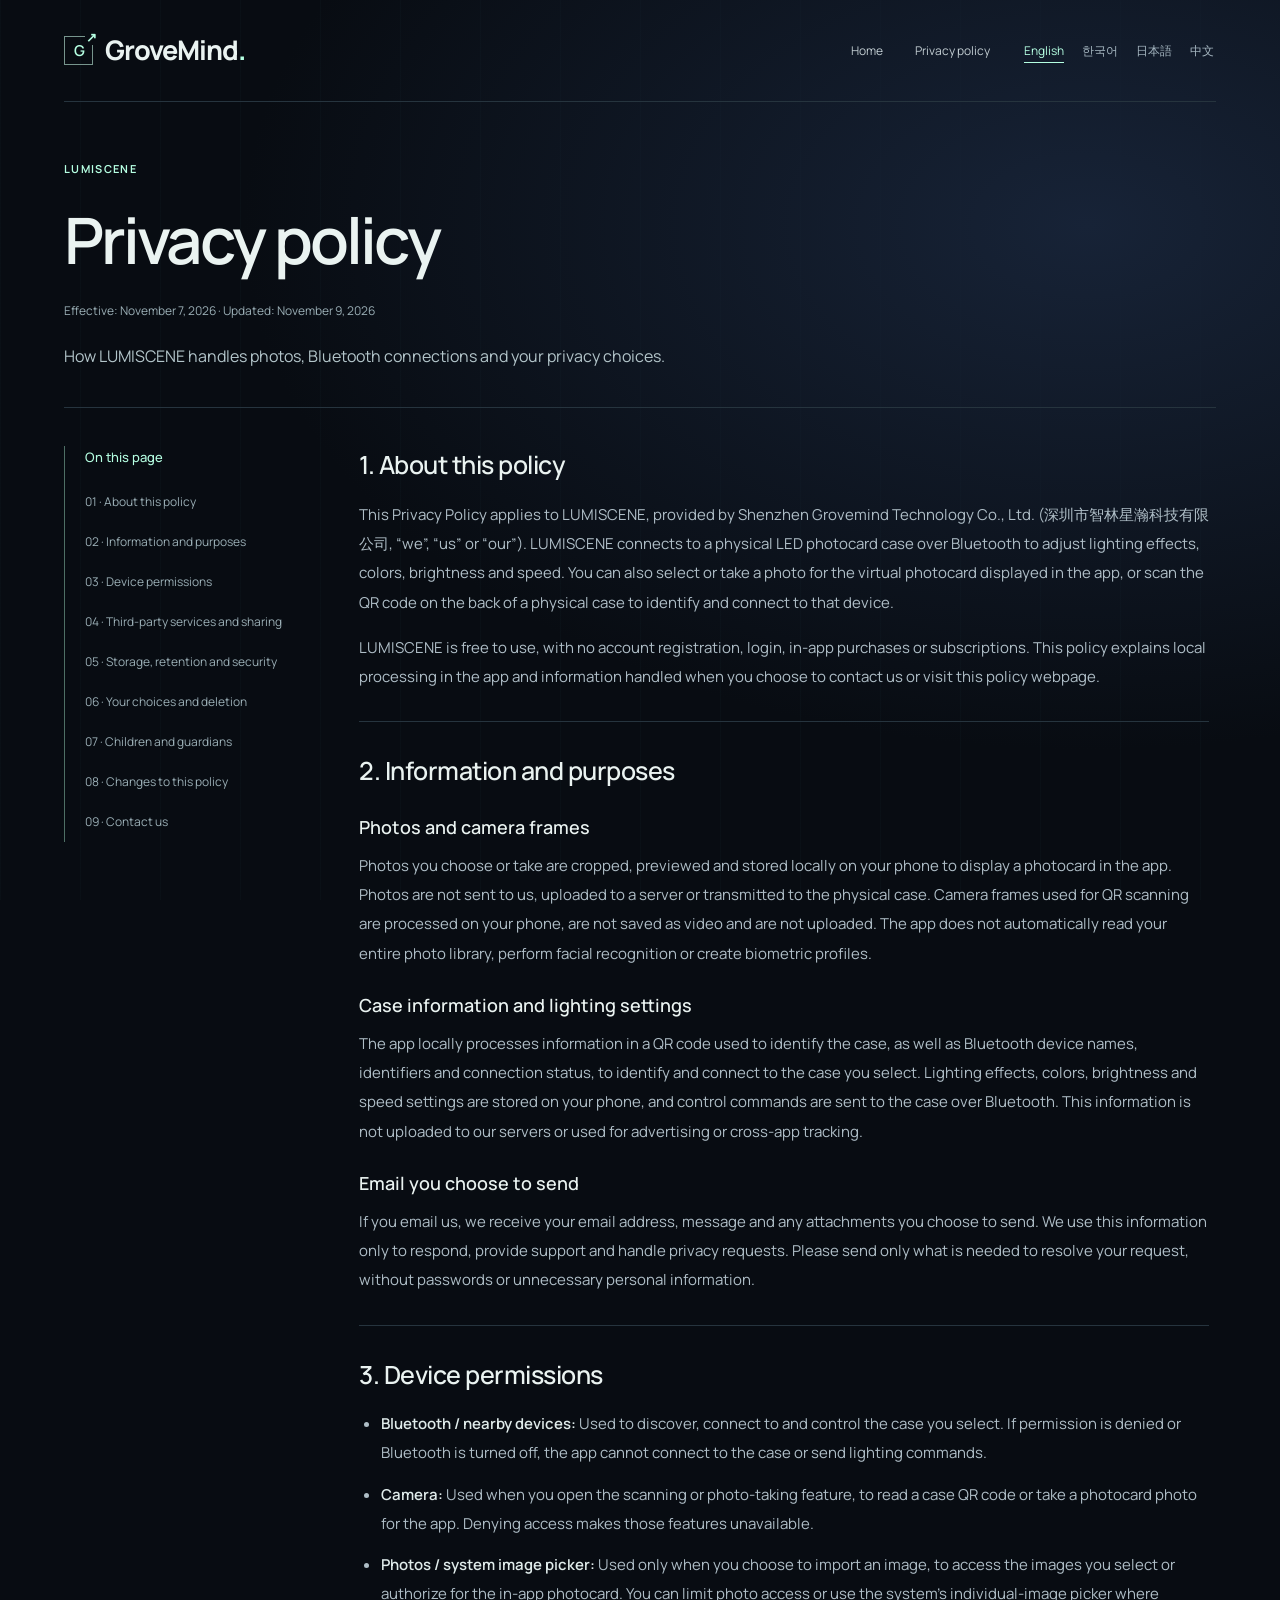
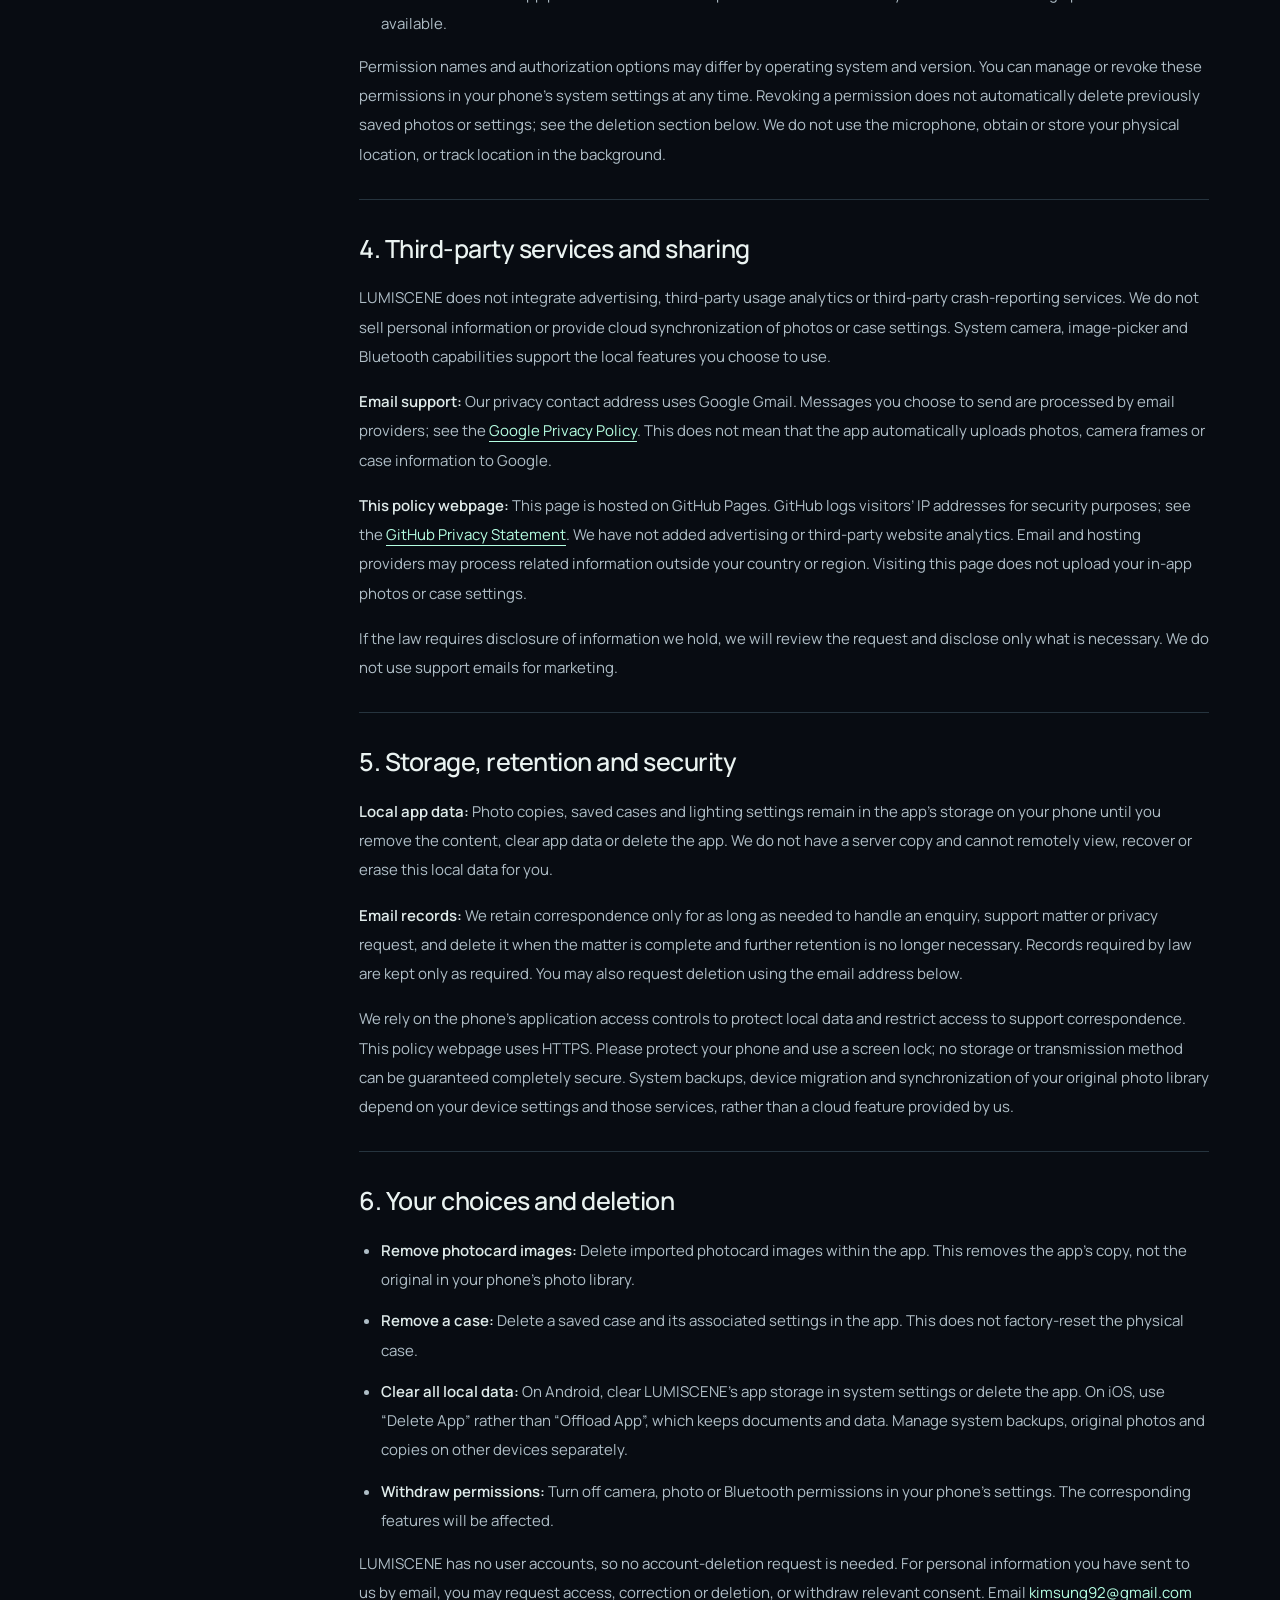
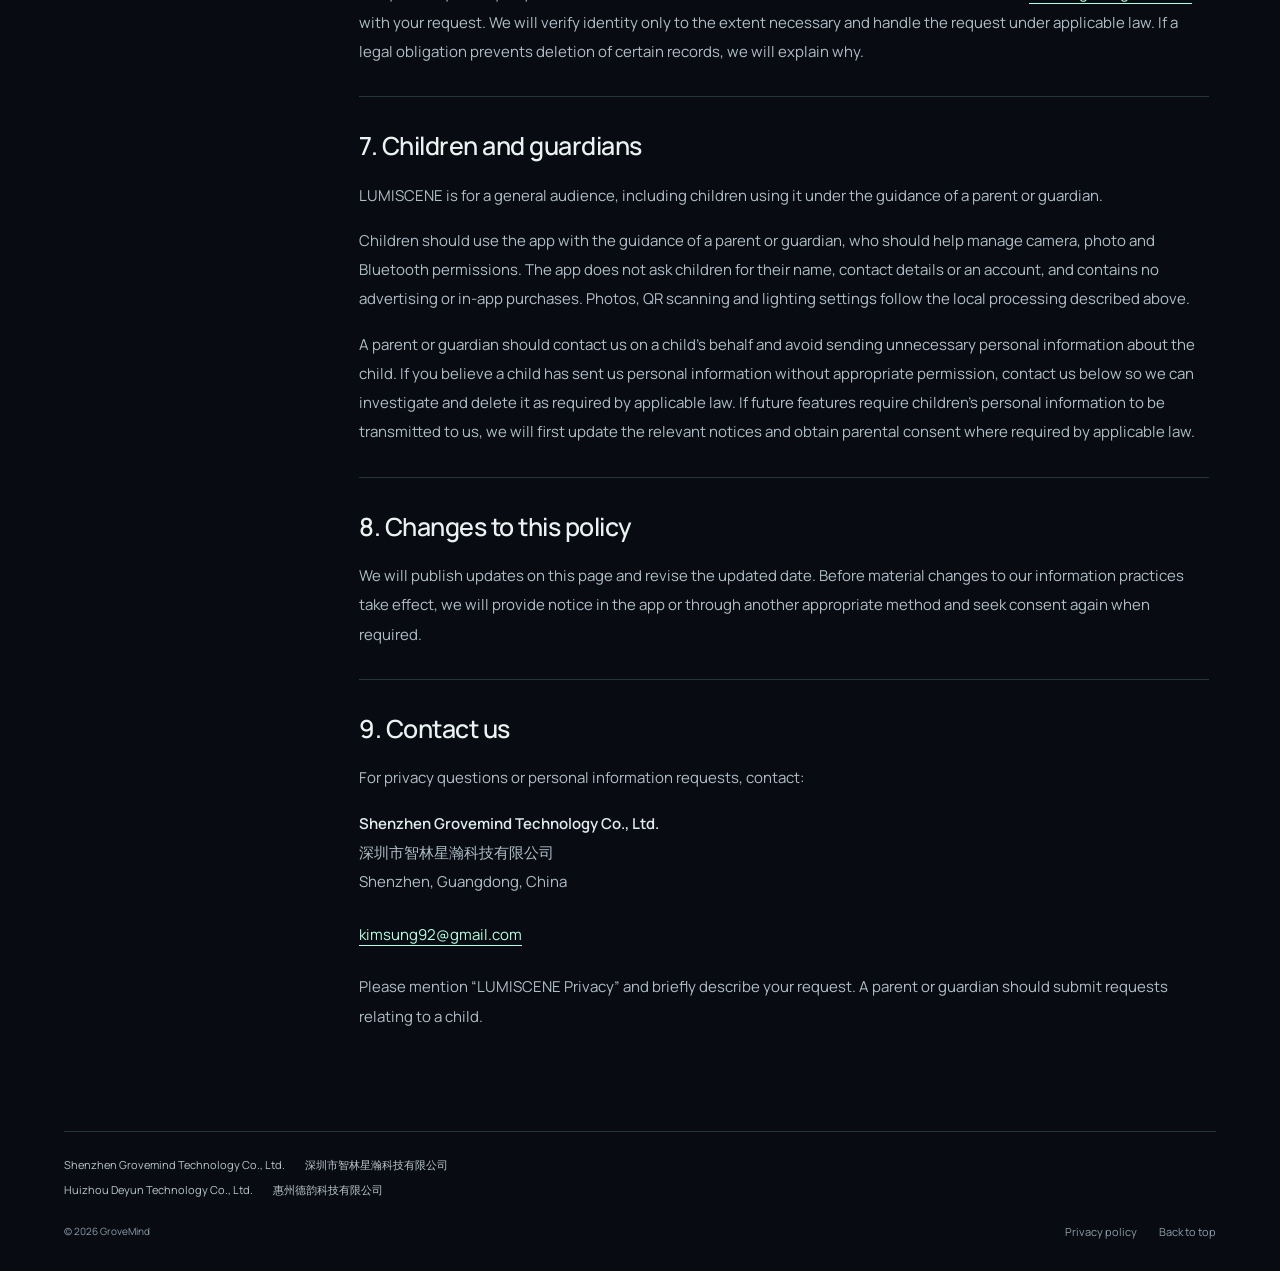
<file: privacy/lumiscene/index.html>
<!doctype html>
<html lang="en"><head><meta charset="utf-8"><meta name="viewport" content="width=device-width, initial-scale=1"><meta name="theme-color" content="#080c12"><title>LUMISCENE — Privacy policy | GroveMind</title><meta name="description" content="LUMISCENE privacy policy: Bluetooth, camera, photos, local data and privacy requests."><link rel="canonical" href="https://grovemindlabs.com/privacy/lumiscene/"><link rel="alternate" hreflang="en" href="https://grovemindlabs.com/privacy/lumiscene/?lang=en"><link rel="alternate" hreflang="ko" href="https://grovemindlabs.com/privacy/lumiscene/?lang=ko"><link rel="alternate" hreflang="ja" href="https://grovemindlabs.com/privacy/lumiscene/?lang=ja"><link rel="alternate" hreflang="zh-CN" href="https://grovemindlabs.com/privacy/lumiscene/?lang=zh"><link rel="icon" href="/assets/favicon.svg" type="image/svg+xml"><link rel="stylesheet" href="/assets/home.css?v=20261109b"><link rel="stylesheet" href="/assets/shared.css?v=20261109b"><script src="/assets/language-init.js?v=20261109b"></script></head><body data-titles="{&quot;en&quot;: &quot;LUMISCENE — Privacy policy | GroveMind&quot;, &quot;ko&quot;: &quot;LUMISCENE — 개인정보 처리방침 | GroveMind&quot;, &quot;ja&quot;: &quot;LUMISCENE — プライバシーポリシー | GroveMind&quot;, &quot;zh&quot;: &quot;LUMISCENE — 隐私政策 | GroveMind&quot;}"><a class="skip" href="#main"><span data-lang="en" lang="en">Skip to content</span><span data-lang="ko" lang="ko">본문으로 건너뛰기</span><span data-lang="ja" lang="ja">本文へスキップ</span><span data-lang="zh" lang="zh-CN">跳至正文</span></a><header class="site-header wrap"><a class="brand" href="/" data-locale-link aria-label="GroveMind home"><span class="brand-symbol" aria-hidden="true">G<span>↗</span></span>GroveMind<span class="brand-dot">.</span></a><nav class="nav-links" aria-label="Main navigation"><a href="/" data-locale-link><span data-lang="en" lang="en">Home</span><span data-lang="ko" lang="ko">홈</span><span data-lang="ja" lang="ja">ホーム</span><span data-lang="zh" lang="zh-CN">首页</span></a><a href="/privacy/" data-locale-link><span data-lang="en" lang="en">Privacy policy</span><span data-lang="ko" lang="ko">개인정보 처리방침</span><span data-lang="ja" lang="ja">プライバシーポリシー</span><span data-lang="zh" lang="zh-CN">隐私政策</span></a></nav><nav class="language" aria-label="Language"><a href="?lang=en" data-set-lang="en" lang="en" aria-current="true">English</a><a href="?lang=ko" data-set-lang="ko" lang="ko" aria-current="false">한국어</a><a href="?lang=ja" data-set-lang="ja" lang="ja" aria-current="false">日本語</a><a href="?lang=zh" data-set-lang="zh" lang="zh-CN" aria-current="false">中文</a></nav></header><main class="wrap" id="main"><article class="policy-page" data-lang="en" lang="en" aria-labelledby="title-en"><div class="policy-hero"><p class="eyebrow">LUMISCENE</p><h1 id="title-en">Privacy policy</h1><p class="policy-date">Effective: November 7, 2026 · Updated: November 9, 2026</p><p class="policy-intro">How LUMISCENE handles photos, Bluetooth connections and your privacy choices.</p></div><div class="policy-layout"><nav class="contents" aria-label="Policy contents"><h2>On this page</h2><ol><li><a href="#scope-en">01 · About this policy</a></li><li><a href="#data-en">02 · Information and purposes</a></li><li><a href="#permissions-en">03 · Device permissions</a></li><li><a href="#sharing-en">04 · Third-party services and sharing</a></li><li><a href="#retention-en">05 · Storage, retention and security</a></li><li><a href="#choices-en">06 · Your choices and deletion</a></li><li><a href="#children-en">07 · Children and guardians</a></li><li><a href="#changes-en">08 · Changes to this policy</a></li><li><a href="#contact-en">09 · Contact us</a></li></ol></nav><div class="body-copy"><section id="scope-en"><h2>1. About this policy</h2><p>This Privacy Policy applies to LUMISCENE, provided by Shenzhen Grovemind Technology Co., Ltd. (深圳市智林星瀚科技有限公司, “we”, “us” or “our”). LUMISCENE connects to a physical LED photocard case over Bluetooth to adjust lighting effects, colors, brightness and speed. You can also select or take a photo for the virtual photocard displayed in the app, or scan the QR code on the back of a physical case to identify and connect to that device.</p><p>LUMISCENE is free to use, with no account registration, login, in-app purchases or subscriptions. This policy explains local processing in the app and information handled when you choose to contact us or visit this policy webpage.</p></section><section id="data-en"><h2>2. Information and purposes</h2><h3>Photos and camera frames</h3><p>Photos you choose or take are cropped, previewed and stored locally on your phone to display a photocard in the app. Photos are not sent to us, uploaded to a server or transmitted to the physical case. Camera frames used for QR scanning are processed on your phone, are not saved as video and are not uploaded. The app does not automatically read your entire photo library, perform facial recognition or create biometric profiles.</p><h3>Case information and lighting settings</h3><p>The app locally processes information in a QR code used to identify the case, as well as Bluetooth device names, identifiers and connection status, to identify and connect to the case you select. Lighting effects, colors, brightness and speed settings are stored on your phone, and control commands are sent to the case over Bluetooth. This information is not uploaded to our servers or used for advertising or cross-app tracking.</p><h3>Email you choose to send</h3><p>If you email us, we receive your email address, message and any attachments you choose to send. We use this information only to respond, provide support and handle privacy requests. Please send only what is needed to resolve your request, without passwords or unnecessary personal information.</p></section><section id="permissions-en"><h2>3. Device permissions</h2><ul><li><strong>Bluetooth / nearby devices:</strong> Used to discover, connect to and control the case you select. If permission is denied or Bluetooth is turned off, the app cannot connect to the case or send lighting commands.</li><li><strong>Camera:</strong> Used when you open the scanning or photo-taking feature, to read a case QR code or take a photocard photo for the app. Denying access makes those features unavailable.</li><li><strong>Photos / system image picker:</strong> Used only when you choose to import an image, to access the images you select or authorize for the in-app photocard. You can limit photo access or use the system’s individual-image picker where available.</li></ul><p>Permission names and authorization options may differ by operating system and version. You can manage or revoke these permissions in your phone’s system settings at any time. Revoking a permission does not automatically delete previously saved photos or settings; see the deletion section below. We do not use the microphone, obtain or store your physical location, or track location in the background.</p></section><section id="sharing-en"><h2>4. Third-party services and sharing</h2><p>LUMISCENE does not integrate advertising, third-party usage analytics or third-party crash-reporting services. We do not sell personal information or provide cloud synchronization of photos or case settings. System camera, image-picker and Bluetooth capabilities support the local features you choose to use.</p><p><strong>Email support:</strong> Our privacy contact address uses Google Gmail. Messages you choose to send are processed by email providers; see the <a href="https://policies.google.com/privacy">Google Privacy Policy</a>. This does not mean that the app automatically uploads photos, camera frames or case information to Google.</p><p><strong>This policy webpage:</strong> This page is hosted on GitHub Pages. GitHub logs visitors’ IP addresses for security purposes; see the <a href="https://docs.github.com/en/site-policy/privacy-policies/github-general-privacy-statement">GitHub Privacy Statement</a>. We have not added advertising or third-party website analytics. Email and hosting providers may process related information outside your country or region. Visiting this page does not upload your in-app photos or case settings.</p><p>If the law requires disclosure of information we hold, we will review the request and disclose only what is necessary. We do not use support emails for marketing.</p></section><section id="retention-en"><h2>5. Storage, retention and security</h2><p><strong>Local app data:</strong> Photo copies, saved cases and lighting settings remain in the app’s storage on your phone until you remove the content, clear app data or delete the app. We do not have a server copy and cannot remotely view, recover or erase this local data for you.</p><p><strong>Email records:</strong> We retain correspondence only for as long as needed to handle an enquiry, support matter or privacy request, and delete it when the matter is complete and further retention is no longer necessary. Records required by law are kept only as required. You may also request deletion using the email address below.</p><p>We rely on the phone’s application access controls to protect local data and restrict access to support correspondence. This policy webpage uses HTTPS. Please protect your phone and use a screen lock; no storage or transmission method can be guaranteed completely secure. System backups, device migration and synchronization of your original photo library depend on your device settings and those services, rather than a cloud feature provided by us.</p></section><section id="choices-en"><h2>6. Your choices and deletion</h2><ul><li><strong>Remove photocard images:</strong> Delete imported photocard images within the app. This removes the app’s copy, not the original in your phone’s photo library.</li><li><strong>Remove a case:</strong> Delete a saved case and its associated settings in the app. This does not factory-reset the physical case.</li><li><strong>Clear all local data:</strong> On Android, clear LUMISCENE’s app storage in system settings or delete the app. On iOS, use “Delete App” rather than “Offload App”, which keeps documents and data. Manage system backups, original photos and copies on other devices separately.</li><li><strong>Withdraw permissions:</strong> Turn off camera, photo or Bluetooth permissions in your phone’s settings. The corresponding features will be affected.</li></ul><p>LUMISCENE has no user accounts, so no account-deletion request is needed. For personal information you have sent to us by email, you may request access, correction or deletion, or withdraw relevant consent. Email <a href="mailto:kimsung92@gmail.com" data-contact>kimsung92@gmail.com</a> with your request. We will verify identity only to the extent necessary and handle the request under applicable law. If a legal obligation prevents deletion of certain records, we will explain why.</p></section><section id="children-en"><h2>7. Children and guardians</h2><p>LUMISCENE is for a general audience, including children using it under the guidance of a parent or guardian.</p><p>Children should use the app with the guidance of a parent or guardian, who should help manage camera, photo and Bluetooth permissions. The app does not ask children for their name, contact details or an account, and contains no advertising or in-app purchases. Photos, QR scanning and lighting settings follow the local processing described above.</p><p>A parent or guardian should contact us on a child’s behalf and avoid sending unnecessary personal information about the child. If you believe a child has sent us personal information without appropriate permission, contact us below so we can investigate and delete it as required by applicable law. If future features require children’s personal information to be transmitted to us, we will first update the relevant notices and obtain parental consent where required by applicable law.</p></section><section id="changes-en"><h2>8. Changes to this policy</h2><p>We will publish updates on this page and revise the updated date. Before material changes to our information practices take effect, we will provide notice in the app or through another appropriate method and seek consent again when required.</p></section><section id="contact-en"><h2>9. Contact us</h2><p>For privacy questions or personal information requests, contact:</p><p><strong>Shenzhen Grovemind Technology Co., Ltd.</strong><br>深圳市智林星瀚科技有限公司<br>Shenzhen, Guangdong, China</p><p><a class="contact-email" href="mailto:kimsung92@gmail.com" data-contact>kimsung92@gmail.com</a></p><p>Please mention “LUMISCENE Privacy” and briefly describe your request. A parent or guardian should submit requests relating to a child.</p></section></div></div></article><article class="policy-page" data-lang="ko" lang="ko" aria-labelledby="title-ko"><div class="policy-hero"><p class="eyebrow">LUMISCENE</p><h1 id="title-ko">개인정보 처리방침</h1><p class="policy-date">시행일: 2026년 11월 7일 · 최종 수정일: 2026년 11월 9일</p><p class="policy-intro">LUMISCENE의 사진, 블루투스 연결 및 개인정보 선택권에 관한 안내입니다.</p></div><div class="policy-layout"><nav class="contents" aria-label="목차"><h2>목차</h2><ol><li><a href="#scope-ko">01 · 적용 범위</a></li><li><a href="#data-ko">02 · 정보와 이용 목적</a></li><li><a href="#permissions-ko">03 · 기기 권한</a></li><li><a href="#sharing-ko">04 · 제3자 서비스 및 공유</a></li><li><a href="#retention-ko">05 · 저장, 보관 및 보호</a></li><li><a href="#choices-ko">06 · 사용자의 선택과 삭제</a></li><li><a href="#children-ko">07 · 아동과 보호자</a></li><li><a href="#changes-ko">08 · 방침의 변경</a></li><li><a href="#contact-ko">09 · 문의</a></li></ol></nav><div class="body-copy"><section id="scope-ko"><h2>1. 적용 범위</h2><p>이 개인정보 처리방침은 Shenzhen Grovemind Technology Co., Ltd.(深圳市智林星瀚科技有限公司, 이하 “당사”)가 제공하는 LUMISCENE 앱에 적용됩니다. LUMISCENE은 블루투스로 실물 LED 포토카드 케이스에 연결하여 조명 효과, 색상, 밝기와 속도를 조절합니다. 앱에 표시되는 가상 포토카드를 위해 사진을 선택하거나 촬영할 수 있으며, 실물 케이스 뒷면의 QR 코드를 스캔하여 해당 기기를 식별하고 연결할 수 있습니다.</p><p>LUMISCENE은 무료이며 회원가입, 로그인, 인앱 구매 또는 구독이 없습니다. 이 방침은 앱의 로컬 정보 처리와 사용자가 당사에 연락하거나 이 정책 웹페이지를 방문할 때의 정보 처리를 설명합니다.</p></section><section id="data-ko"><h2>2. 정보와 이용 목적</h2><h3>사진과 카메라 영상</h3><p>사용자가 선택하거나 촬영한 사진은 휴대전화 안에서 자르기, 미리보기 생성 및 저장 과정을 거쳐 앱 내 포토카드로 표시됩니다. 사진은 당사에 전송되거나 서버에 업로드되거나 실물 케이스로 전달되지 않습니다. QR 스캔에 사용되는 카메라 영상은 휴대전화에서 처리되며 동영상으로 저장되거나 업로드되지 않습니다. 앱은 전체 사진 보관함을 자동으로 읽거나 얼굴 인식을 수행하거나 생체인식 프로필을 만들지 않습니다.</p><h3>케이스 정보와 조명 설정</h3><p>앱은 사용자가 선택한 케이스를 식별하고 연결하기 위해 QR 코드의 케이스 식별 정보, 블루투스 기기 이름과 식별자, 연결 상태를 로컬에서 처리합니다. 조명 효과, 색상, 밝기와 속도 설정은 휴대전화에 저장되며 제어 명령은 블루투스를 통해 케이스로 전송됩니다. 이 정보는 당사 서버에 업로드되지 않으며 광고나 앱 간 추적에 사용되지 않습니다.</p><h3>사용자가 보내는 이메일</h3><p>이메일로 문의하면 당사는 발신 이메일 주소, 메시지 및 사용자가 첨부한 파일을 받습니다. 이 정보는 답변, 지원 및 개인정보 관련 요청 처리에만 사용합니다. 문제 해결에 필요한 정보만 보내 주시고 비밀번호나 불필요한 개인정보는 보내지 마세요.</p></section><section id="permissions-ko"><h2>3. 기기 권한</h2><ul><li><strong>블루투스 / 주변 기기:</strong> 사용자가 선택한 케이스를 검색하고 연결하며 제어하는 데 사용됩니다. 권한을 거부하거나 블루투스를 끄면 케이스에 연결하거나 조명 명령을 보낼 수 없습니다.</li><li><strong>카메라:</strong> 스캔 또는 촬영 기능을 열 때 케이스의 QR 코드를 읽거나 앱 내 포토카드용 사진을 촬영하는 데 사용됩니다. 접근을 거부하면 해당 기능을 사용할 수 없습니다.</li><li><strong>사진 / 시스템 이미지 선택기:</strong> 사용자가 사진 가져오기를 선택할 때만, 선택하거나 접근을 허용한 사진을 앱 내 포토카드에 사용합니다. 사진 접근 범위를 제한하거나 시스템이 지원하는 개별 이미지 선택기를 이용할 수 있습니다.</li></ul><p>권한 이름과 허용 방식은 운영체제 및 버전에 따라 다를 수 있습니다. 휴대전화 설정에서 언제든지 권한을 관리하거나 철회할 수 있습니다. 권한을 철회해도 기존에 저장한 사진이나 설정이 자동으로 삭제되지는 않습니다. 삭제 방법은 아래를 참고하세요. 당사는 마이크를 사용하거나 실제 위치를 수집·저장하거나 백그라운드에서 위치를 추적하지 않습니다.</p></section><section id="sharing-ko"><h2>4. 제3자 서비스 및 공유</h2><p>LUMISCENE에는 광고, 제3자 이용 통계 또는 제3자 오류 보고 서비스가 포함되어 있지 않습니다. 당사는 개인정보를 판매하지 않으며 사진이나 케이스 설정의 클라우드 동기화를 제공하지 않습니다. 시스템 카메라, 이미지 선택기 및 블루투스 기능은 사용자가 선택한 로컬 기능을 지원합니다.</p><p><strong>이메일 지원:</strong> 개인정보 문의 주소는 Google Gmail을 사용합니다. 사용자가 보내는 메시지는 이메일 서비스 제공업체에서 처리하며, 자세한 내용은 <a href="https://policies.google.com/privacy">Google 개인정보처리방침</a>을 참고하세요. 이는 앱이 사진, 스캔 영상 또는 케이스 정보를 Google에 자동 업로드한다는 뜻이 아닙니다.</p><p><strong>이 정책 웹페이지:</strong> 이 페이지는 GitHub Pages에서 호스팅합니다. GitHub는 보안을 위해 방문자의 IP 주소를 기록합니다. 자세한 내용은 <a href="https://docs.github.com/en/site-policy/privacy-policies/github-general-privacy-statement">GitHub 개인정보처리방침</a>을 참고하세요. 당사는 웹사이트에 광고나 제3자 방문 분석 도구를 추가하지 않았습니다. 이메일 및 호스팅 제공업체는 사용자가 거주하는 국가 또는 지역 외부에서 관련 정보를 처리할 수 있습니다. 이 페이지를 방문해도 앱의 사진이나 케이스 설정이 업로드되지는 않습니다.</p><p>법률에 따라 당사가 보유한 정보를 공개해야 하는 경우, 해당 요청을 검토한 후 필요한 범위에서만 제공합니다. 지원 이메일을 마케팅에 사용하지 않습니다.</p></section><section id="retention-ko"><h2>5. 저장, 보관 및 보호</h2><p><strong>앱의 로컬 데이터:</strong> 사진 사본, 저장한 케이스 및 조명 설정은 사용자가 해당 내용을 삭제하거나 앱 데이터를 지우거나 앱을 삭제할 때까지 휴대전화의 앱 저장공간에 남습니다. 당사는 서버 사본을 보유하지 않으므로 이 데이터를 원격으로 열람, 복원 또는 삭제할 수 없습니다.</p><p><strong>이메일 기록:</strong> 문의, 지원 또는 개인정보 요청을 처리하는 데 필요한 기간 동안만 보관하며, 처리가 끝나고 더 이상 보관할 필요가 없으면 삭제합니다. 법률상 보관해야 하는 기록은 요구되는 범위에서만 보관합니다. 아래 이메일 주소로 삭제를 요청할 수도 있습니다.</p><p>당사는 휴대전화의 앱 접근 제어를 통해 로컬 데이터를 보호하고 지원 이메일에 대한 접근을 제한합니다. 이 웹페이지는 HTTPS를 사용합니다. 휴대전화를 안전하게 관리하고 화면 잠금을 사용해 주세요. 어떠한 저장 또는 전송 방식도 완전한 보안을 보장할 수는 없습니다. 시스템 백업, 기기 이전 및 원본 사진 보관함의 동기화는 기기 설정과 관련 서비스에 따라 이루어지며 당사가 제공하는 클라우드 기능이 아닙니다.</p></section><section id="choices-ko"><h2>6. 사용자의 선택과 삭제</h2><ul><li><strong>포토카드 사진 삭제:</strong> 앱에서 가져온 포토카드 사진을 삭제할 수 있습니다. 앱의 사본만 삭제되며 휴대전화 사진 보관함의 원본은 삭제되지 않습니다.</li><li><strong>케이스 삭제:</strong> 앱에서 저장한 케이스와 관련 설정을 삭제할 수 있습니다. 실물 케이스가 공장 초기화되는 것은 아닙니다.</li><li><strong>모든 로컬 데이터 삭제:</strong> Android에서는 시스템 설정에서 LUMISCENE의 앱 저장공간을 지우거나 앱을 삭제하세요. iOS에서는 문서와 데이터를 남기는 “앱 정리하기” 대신 “앱 삭제”를 사용하세요. 시스템 백업, 원본 사진 및 다른 기기의 사본은 각각 별도로 관리해야 합니다.</li><li><strong>권한 철회:</strong> 휴대전화 설정에서 카메라, 사진 또는 블루투스 권한을 끌 수 있습니다. 해당 기능의 사용은 제한됩니다.</li></ul><p>LUMISCENE에는 사용자 계정이 없으므로 계정 삭제를 요청할 필요가 없습니다. 이메일로 당사에 제공한 개인정보에 대해서는 열람, 정정 또는 삭제를 요청하거나 관련 동의를 철회할 수 있습니다. <a href="mailto:kimsung92@gmail.com" data-contact>kimsung92@gmail.com</a>으로 요청 내용을 보내 주세요. 당사는 요청 확인에 필요한 범위에서만 신원을 확인하고 적용 법률에 따라 처리합니다. 법적 의무 때문에 일부 기록을 삭제할 수 없는 경우에는 그 이유를 설명합니다.</p></section><section id="children-ko"><h2>7. 아동과 보호자</h2><p>LUMISCENE은 일반 사용자를 대상으로 하며 부모 또는 보호자의 지도 아래 아동도 사용할 수 있습니다.</p><p>아동은 부모 또는 보호자의 지도 아래 앱을 사용해야 하며, 보호자는 카메라, 사진 및 블루투스 권한을 관리하도록 도와야 합니다. 앱은 아동에게 이름, 연락처 또는 계정을 요구하지 않으며 광고나 인앱 구매를 포함하지 않습니다. 사진, QR 스캔 및 조명 설정은 위에서 설명한 로컬 처리 방식을 따릅니다.</p><p>문의가 필요한 경우 부모 또는 보호자가 아동을 대신하여 연락하고 불필요한 아동 개인정보는 보내지 마세요. 아동이 적절한 허락 없이 당사에 개인정보를 보냈다고 생각되면 아래 주소로 알려 주세요. 당사는 이를 확인하고 적용 법률에 따라 삭제합니다. 향후 기능에서 아동의 개인정보를 당사에 전송해야 하는 경우에는 먼저 관련 안내를 갱신하고 적용 법률이 요구하는 경우 보호자의 동의를 받습니다.</p></section><section id="changes-ko"><h2>8. 방침의 변경</h2><p>이 페이지에 변경된 방침을 게시하고 최종 수정일을 갱신합니다. 정보 처리 방식에 중대한 변경이 있을 경우, 시행 전에 앱 내 안내 또는 다른 적절한 방법으로 알리고 필요한 경우 다시 동의를 받습니다.</p></section><section id="contact-ko"><h2>9. 문의</h2><p>개인정보에 관한 질문이나 개인정보 관련 요청은 다음으로 보내 주세요.</p><p><strong>Shenzhen Grovemind Technology Co., Ltd.</strong><br>深圳市智林星瀚科技有限公司<br>중국 광둥성 선전시</p><p><a class="contact-email" href="mailto:kimsung92@gmail.com" data-contact>kimsung92@gmail.com</a></p><p>이메일에 “LUMISCENE Privacy”를 명시하고 요청 내용을 간단히 설명해 주세요. 아동 관련 요청은 부모 또는 보호자가 제출해야 합니다.</p></section></div></div></article><article class="policy-page" data-lang="ja" lang="ja" aria-labelledby="title-ja"><div class="policy-hero"><p class="eyebrow">LUMISCENE</p><h1 id="title-ja">プライバシーポリシー</h1><p class="policy-date">施行日：2026年11月7日 · 更新日：2026年11月9日</p><p class="policy-intro">LUMISCENE における写真、Bluetooth 接続、プライバシーに関する選択肢について。</p></div><div class="policy-layout"><nav class="contents" aria-label="目次"><h2>目次</h2><ol><li><a href="#scope-ja">01 · 本ポリシーについて</a></li><li><a href="#data-ja">02 · 取り扱う情報と利用目的</a></li><li><a href="#permissions-ja">03 · 端末のアクセス許可</a></li><li><a href="#sharing-ja">04 · 第三者サービスと共有</a></li><li><a href="#retention-ja">05 · 保存、保管期間と保護</a></li><li><a href="#choices-ja">06 · お客様の選択と削除</a></li><li><a href="#children-ja">07 · お子様と保護者</a></li><li><a href="#changes-ja">08 · 本ポリシーの変更</a></li><li><a href="#contact-ja">09 · お問い合わせ</a></li></ol></nav><div class="body-copy"><section id="scope-ja"><h2>1. 本ポリシーについて</h2><p>本プライバシーポリシーは、Shenzhen Grovemind Technology Co., Ltd.（深圳市智林星瀚科技有限公司、以下「当社」）が提供する LUMISCENE アプリに適用されます。LUMISCENE は Bluetooth で実物の LED フォトカードケースに接続し、照明効果、色、明るさ、速度を調整します。アプリ内の仮想フォトカードに表示する写真を選択・撮影したり、実物のケース背面にある QR コードを読み取り、対象機器を識別して接続したりすることもできます。</p><p>LUMISCENE は無料で、アカウント登録、ログイン、アプリ内課金、サブスクリプションはありません。本ポリシーは、アプリ内のローカル処理と、お客様が当社へ連絡する場合や本ページを閲覧する場合の情報の取り扱いを説明します。</p></section><section id="data-ja"><h2>2. 取り扱う情報と利用目的</h2><h3>写真とカメラ映像</h3><p>お客様が選択または撮影した写真は、スマートフォン内で切り抜き、プレビュー生成、保存が行われ、アプリ内のフォトカード表示に使用されます。写真が当社に送信されたり、サーバーにアップロードされたり、実物のケースに転送されたりすることはありません。QR コード読み取り時のカメラ映像もスマートフォン内で処理され、動画として保存されず、アップロードもされません。アプリは写真ライブラリ全体の自動読み取り、顔認識、生体認証プロファイルの作成を行いません。</p><h3>ケース情報と照明設定</h3><p>アプリは、選択されたケースを識別して接続するため、QR コードに含まれるケース識別情報、Bluetooth 機器名、識別子、接続状態をローカルで処理します。照明効果、色、明るさ、速度の設定はスマートフォンに保存され、制御命令が Bluetooth でケースへ送信されます。これらの情報は当社のサーバーへアップロードされず、広告やアプリ間の追跡にも使用されません。</p><h3>お客様が送信するメール</h3><p>メールでお問い合わせいただくと、当社はメールアドレス、本文、お客様が添付したファイルを受け取ります。これらは返信、サポート、プライバシーに関するご依頼への対応にのみ使用します。問題解決に必要な情報だけをお送りいただき、パスワードや不要な個人情報は送信しないでください。</p></section><section id="permissions-ja"><h2>3. 端末のアクセス許可</h2><ul><li><strong>Bluetooth／付近のデバイス：</strong> 選択したケースを検出し、接続・制御するために使用します。許可を拒否した場合や Bluetooth をオフにした場合、ケースへの接続や照明命令の送信はできません。</li><li><strong>カメラ：</strong> スキャンまたは撮影機能を開いたときに、ケースの QR コードを読み取るか、アプリ内のフォトカード用写真を撮影するために使用します。拒否すると該当機能を利用できません。</li><li><strong>写真／システムの画像選択機能：</strong> お客様が画像の取り込みを選択した場合にのみ、選択した画像またはアクセスを許可した画像をアプリ内のフォトカードに使用します。写真へのアクセス範囲を制限したり、対応するシステムの個別画像選択機能を利用したりできます。</li></ul><p>許可の名称や方法は、OS とバージョンにより異なる場合があります。端末の設定で、いつでも管理・取り消しができます。許可の取り消しだけでは、保存済みの写真や設定は自動削除されません。削除方法は後述の項目をご覧ください。当社はマイクを使用せず、実際の位置情報を取得・保存せず、バックグラウンドで位置を追跡しません。</p></section><section id="sharing-ja"><h2>4. 第三者サービスと共有</h2><p>LUMISCENE は広告、第三者による利用統計、第三者のクラッシュ報告サービスを導入していません。個人情報を販売せず、写真やケース設定のクラウド同期も提供していません。システムのカメラ、画像選択、Bluetooth の機能は、お客様が選択したローカル機能を支えるために使用されます。</p><p><strong>メールサポート：</strong> プライバシーに関する連絡先には Google Gmail を使用しています。送信されたメッセージはメールサービス提供者によって処理されます。詳しくは <a href="https://policies.google.com/privacy">Google プライバシーポリシー</a>をご確認ください。これは、アプリが写真、スキャン映像、ケース情報を Google に自動アップロードすることを意味しません。</p><p><strong>本ポリシーのウェブページ：</strong> 本ページは GitHub Pages でホスティングされています。GitHub はセキュリティ目的で訪問者の IP アドレスを記録します。詳しくは <a href="https://docs.github.com/en/site-policy/privacy-policies/github-general-privacy-statement">GitHub プライバシーステートメント</a>をご確認ください。当社は広告や第三者のウェブアクセス解析を追加していません。メールおよびホスティングの提供者は、お客様の国・地域外で関連情報を処理する場合があります。本ページの閲覧によりアプリ内の写真やケース設定がアップロードされることはありません。</p><p>当社が保有する情報の開示を法令により求められた場合は、要求を確認したうえで必要な範囲に限って開示します。サポートメールをマーケティングに使用しません。</p></section><section id="retention-ja"><h2>5. 保存、保管期間と保護</h2><p><strong>アプリのローカルデータ：</strong> 写真のコピー、保存したケース、照明設定は、対象の内容を削除するか、アプリデータを消去するか、アプリを削除するまで、スマートフォンのアプリ保存領域に残ります。当社はサーバー上のコピーを持たず、これらのローカルデータを遠隔で閲覧、復元、削除することはできません。</p><p><strong>メールの記録：</strong> お問い合わせ、サポート、プライバシーに関する依頼への対応に必要な期間のみ保管し、対応が完了して保管の必要がなくなれば削除します。法令上保管が必要な記録は、その要件の範囲内で保管します。下記のメールアドレスから削除を依頼することもできます。</p><p>当社は端末のアプリアクセス制御を利用してローカルデータを保護し、サポートメールへのアクセスを制限します。本ページは HTTPS を使用しています。端末を適切に管理し、画面ロックをご利用ください。いかなる保存・送信方法でも完全な安全性を保証することはできません。システムのバックアップ、機種変更時の移行、元の写真ライブラリの同期は、端末の設定と各サービスに依存し、当社が提供するクラウド機能ではありません。</p></section><section id="choices-ja"><h2>6. お客様の選択と削除</h2><ul><li><strong>フォトカード画像の削除：</strong> アプリ内で取り込んだ画像を削除できます。削除されるのはアプリ内のコピーであり、端末の写真ライブラリにある元の画像ではありません。</li><li><strong>ケースの削除：</strong> アプリ内で保存したケースと関連設定を削除できます。実物のケースが工場出荷状態に戻るわけではありません。</li><li><strong>すべてのローカルデータの削除：</strong> Android では設定から LUMISCENE のアプリストレージを消去するか、アプリを削除してください。iOS では書類とデータを残す「App を取り除く」ではなく「App を削除」を使用してください。システムのバックアップ、元の写真、他の端末上のコピーは別途管理してください。</li><li><strong>許可の取り消し：</strong> 端末の設定からカメラ、写真、Bluetooth の許可を無効にできます。該当機能の利用は制限されます。</li></ul><p>LUMISCENE にはユーザーアカウントがないため、アカウント削除の申請は不要です。メールで当社に提供した個人情報については、開示、訂正、削除の依頼や関連する同意の撤回ができます。<a href="mailto:kimsung92@gmail.com" data-contact>kimsung92@gmail.com</a> にご依頼内容をお送りください。当社は確認に必要な範囲でのみ本人確認を行い、適用法令に従って対応します。法的義務により一部の記録を削除できない場合は、その理由を説明します。</p></section><section id="children-ja"><h2>7. お子様と保護者</h2><p>LUMISCENE は一般の利用者を対象としており、お子様も親権者その他の保護者の指導のもとで利用できます。</p><p>お子様は保護者の指導のもとでアプリを利用し、保護者はカメラ、写真、Bluetooth の許可の管理を支援してください。アプリはお子様に氏名、連絡先、アカウントを求めず、広告やアプリ内課金も含みません。写真、QR コード読み取り、照明設定には、上記のローカル処理が適用されます。</p><p>お問い合わせは保護者がお子様に代わって行い、不要なお子様の個人情報を送信しないでください。お子様が適切な許可なく当社に個人情報を送ったと思われる場合は、下記にご連絡ください。確認のうえ、適用法令に従って削除します。将来の機能でお子様の個人情報を当社に送信する必要が生じた場合は、事前に関連する説明を更新し、法令で必要とされる場合に保護者の同意を得ます。</p></section><section id="changes-ja"><h2>8. 本ポリシーの変更</h2><p>変更内容を本ページに掲載し、更新日を改訂します。情報の取り扱いに重要な変更がある場合は、変更が有効になる前にアプリ内または他の適切な方法で通知し、必要に応じて改めて同意を求めます。</p></section><section id="contact-ja"><h2>9. お問い合わせ</h2><p>プライバシーに関するご質問や個人情報についてのご依頼は、下記にご連絡ください。</p><p><strong>Shenzhen Grovemind Technology Co., Ltd.</strong><br>深圳市智林星瀚科技有限公司<br>中国広東省深圳市</p><p><a class="contact-email" href="mailto:kimsung92@gmail.com" data-contact>kimsung92@gmail.com</a></p><p>メールには「LUMISCENE Privacy」と記載し、ご依頼内容を簡潔にご説明ください。お子様に関するご依頼は保護者からお送りください。</p></section></div></div></article><article class="policy-page" data-lang="zh" lang="zh-CN" aria-labelledby="title-zh"><div class="policy-hero"><p class="eyebrow">LUMISCENE</p><h1 id="title-zh">隐私政策</h1><p class="policy-date">生效日期：2026年11月7日 · 更新日期：2026年11月9日</p><p class="policy-intro">了解 LUMISCENE 如何处理照片、蓝牙连接及你的隐私选择。</p></div><div class="policy-layout"><nav class="contents" aria-label="本页目录"><h2>本页目录</h2><ol><li><a href="#scope-zh">01 · 关于本政策</a></li><li><a href="#data-zh">02 · 信息与使用目的</a></li><li><a href="#permissions-zh">03 · 设备权限</a></li><li><a href="#sharing-zh">04 · 第三方服务与共享</a></li><li><a href="#retention-zh">05 · 存储、保留与保护</a></li><li><a href="#choices-zh">06 · 你的选择与删除方式</a></li><li><a href="#children-zh">07 · 儿童与监护人</a></li><li><a href="#changes-zh">08 · 政策更新</a></li><li><a href="#contact-zh">09 · 联系我们</a></li></ol></nav><div class="body-copy"><section id="scope-zh"><h2>1. 关于本政策</h2><p>本隐私政策适用于 LUMISCENE 应用，由深圳市智林星瀚科技有限公司（Shenzhen Grovemind Technology Co., Ltd.，以下简称“我们”）提供。LUMISCENE 通过蓝牙连接实体 LED 发光卡盒，用于调整灯光效果、颜色、亮度及速度；你也可以在应用内选择或拍摄照片，更换虚拟卡盒中的小卡，或扫描实体卡盒背面的二维码识别并连接对应设备。</p><p>LUMISCENE 免费使用，无需注册或登录账号，没有内购或订阅。本政策说明应用中的本地信息处理，以及你主动联系我们或浏览本政策网页时的信息处理。</p></section><section id="data-zh"><h2>2. 信息与使用目的</h2><h3>照片与相机画面</h3><p>你主动选择或拍摄的照片在手机本地进行裁剪、生成预览并保存，用于应用内小卡展示。照片不会发送给我们、上传至服务器或传输到实体卡盒。相机扫码画面仅在本机用于识别二维码，不作为视频保存，也不上传。应用不会自动读取整个相册，不进行人脸识别，也不建立生物识别档案。</p><h3>卡盒信息与灯光设置</h3><p>应用在本地处理二维码中用于识别卡盒的信息，以及蓝牙设备名称、标识和连接状态，用于识别并连接你选择的卡盒。灯效、颜色、亮度和速度设置在手机保存，并通过蓝牙向卡盒发送控制指令。这些信息不上传至我们的服务器，也不用于广告或跨应用追踪。</p><h3>你主动发送的邮件</h3><p>如果你通过邮件联系我们，我们会收到你的邮箱地址、邮件内容和你主动附带的文件，仅用于回复问题、提供支持和处理隐私请求。请只提供解决问题所需的信息，不要发送密码或不必要的个人资料。</p></section><section id="permissions-zh"><h2>3. 设备权限</h2><ul><li><strong>蓝牙／附近设备：</strong>用于发现、连接并控制你选择的卡盒。拒绝或关闭此权限后，无法连接卡盒或发送灯光指令。</li><li><strong>相机：</strong>在你打开扫码或拍照功能时使用，分别用于识别卡盒二维码或拍摄应用内小卡照片。拒绝后，相应功能不可用。</li><li><strong>照片／系统图片选择器：</strong>仅在你主动导入照片时访问你选定或授权的图片，用于应用内小卡展示。你可以限制可访问的照片，或使用系统提供的单张图片选择方式。</li></ul><p>权限名称和授权方式可能因手机系统及版本而不同。你可以随时在手机系统设置中管理或撤回上述权限。撤回权限不会自动删除之前保存的照片或设置，删除方式见下文。我们不使用麦克风，不获取或保存你的实际地理位置，也不进行后台位置追踪。</p></section><section id="sharing-zh"><h2>4. 第三方服务与共享</h2><p>LUMISCENE 不接入广告、第三方使用统计或第三方崩溃上报服务，不出售个人信息，也不提供照片或设备设置的云端同步服务。手机系统提供的相机、图片选择和蓝牙能力用于完成你选择的本地功能。</p><p><strong>邮件支持：</strong>隐私联系邮箱使用 Google Gmail。你主动发送的邮件会经过邮件服务商处理，详见 <a href="https://policies.google.com/privacy">Google 隐私政策</a>。这不意味着应用会自动向 Google 上传照片、扫码画面或卡盒信息。</p><p><strong>本政策网页：</strong>本网页托管于 GitHub Pages。GitHub 会出于安全目的记录访问者 IP 地址；相关处理见 <a href="https://docs.github.com/en/site-policy/privacy-policies/github-general-privacy-statement">GitHub 隐私声明</a>。本站未添加广告或第三方访问统计。邮件及网页托管服务可能在你所在国家或地区之外处理相关信息；应用内照片和卡盒设置不会因浏览本页而上传。</p><p>如法律要求我们提供已持有的信息，我们会核实要求并仅在必要范围内提供。我们不把支持邮件用于营销。</p></section><section id="retention-zh"><h2>5. 存储、保留与保护</h2><p><strong>本地应用数据：</strong>照片副本、已保存的卡盒和灯光设置保存在手机的应用存储中，保留至你删除相应内容、清除应用数据或删除应用。我们没有这些数据的服务器副本，无法替你远程查看、恢复或删除。</p><p><strong>邮件记录：</strong>仅在处理咨询、支持或隐私请求所需期间保留；事项处理完毕且没有继续保留的必要时，我们会删除。依法需要保留的记录，仅按适用要求保留。你也可以通过下方邮箱提出删除请求。</p><p>我们利用手机系统的应用访问控制保护本地数据，并限制支持邮件的访问范围。本政策网页使用 HTTPS。请妥善保管手机并使用屏幕锁；任何存储或传输方式都无法保证绝对安全。手机系统备份、设备迁移和原相册的云同步由你的系统设置及相关服务决定，不是我们提供的云端功能。</p></section><section id="choices-zh"><h2>6. 你的选择与删除方式</h2><ul><li><strong>删除小卡照片：</strong>在应用内删除已导入的小卡照片。此操作删除应用中的副本，不会删除手机原相册中的照片。</li><li><strong>删除卡盒记录：</strong>在应用内删除已保存的卡盒及其相关设置。此操作不等于将实体卡盒恢复出厂设置。</li><li><strong>清除全部本地数据：</strong>可在 Android 系统设置中清除 LUMISCENE 的应用存储，或删除应用。iOS 请使用“删除 App”，而非保留文稿与数据的“卸载 App”。系统备份、原相册图片及其他设备上的副本需在相应位置另行管理。</li><li><strong>撤回权限：</strong>通过手机系统设置关闭相机、照片或蓝牙权限；对应功能会受到影响。</li></ul><p>LUMISCENE 没有用户账号，因此无需申请账号注销。对于你通过邮件提供给我们的个人信息，你可以请求查询、更正或删除，也可以撤回相关同意。请联系 <a href="mailto:kimsung92@gmail.com" data-contact>kimsung92@gmail.com</a> 并说明请求；我们只会在确认请求所必要的范围内核实身份，并按适用法律处理。如果依法不能删除某些记录，我们会说明原因。</p></section><section id="children-zh"><h2>7. 儿童与监护人</h2><p>LUMISCENE 面向大众用户，也允许儿童在父母或其他监护人的指导下使用。</p><p>儿童应在父母或其他监护人的指导下使用，并由监护人帮助管理相机、照片和蓝牙权限。应用不要求儿童提供姓名、联系方式或账号，不包含广告或内购。照片、扫码和灯光设置遵循上述本地处理方式。</p><p>如需联系我们，请由监护人代为沟通，避免发送不必要的儿童个人信息。若你认为儿童未经适当许可向我们发送了个人信息，请通过下方邮箱联系，我们会核查并在适用法律要求下删除。今后如功能发生变化，需要向我们传输儿童个人信息，我们会先更新相关告知，并在适用法律要求时取得监护人同意。</p></section><section id="changes-zh"><h2>8. 政策更新</h2><p>我们会在本页公布政策更新，并修改更新日期。如果信息处理方式发生重大变化，我们会在相关变化生效前通过应用内说明或其他适当方式告知，并在需要时重新征得同意。</p></section><section id="contact-zh"><h2>9. 联系我们</h2><p>如有隐私问题，或希望提出个人信息相关请求，请联系：</p><p><strong>深圳市智林星瀚科技有限公司</strong><br>Shenzhen Grovemind Technology Co., Ltd.<br>中国广东省深圳市</p><p><a class="contact-email" href="mailto:kimsung92@gmail.com" data-contact>kimsung92@gmail.com</a></p><p>邮件中请注明“LUMISCENE 隐私”，并简要说明你的问题。儿童相关请求请由监护人提出。</p></section></div></div></article></main><footer class="site-footer wrap"><div class="footer-identity"><span lang="en">Shenzhen Grovemind Technology Co., Ltd.</span><span lang="zh-CN">深圳市智林星瀚科技有限公司</span></div><div class="footer-identity secondary-company"><span lang="en">Huizhou Deyun Technology Co., Ltd.</span><span lang="zh-CN">惠州德韵科技有限公司</span></div><div class="footer-bottom"><p>© 2026 GroveMind</p><div class="footer-links"><a href="/privacy/" data-locale-link><span data-lang="en" lang="en">Privacy policy</span><span data-lang="ko" lang="ko">개인정보 처리방침</span><span data-lang="ja" lang="ja">プライバシーポリシー</span><span data-lang="zh" lang="zh-CN">隐私政策</span></a><a href="#main"><span data-lang="en" lang="en">Back to top</span><span data-lang="ko" lang="ko">맨 위로</span><span data-lang="ja" lang="ja">ページ上部へ</span><span data-lang="zh" lang="zh-CN">返回顶部</span></a></div></div></footer><dialog class="contact-dialog" aria-labelledby="contact-dialog-title"><div class="dialog-top"><h2 id="contact-dialog-title"><span data-lang="en" lang="en">Get in touch</span><span data-lang="ko" lang="ko">문의하기</span><span data-lang="ja" lang="ja">お問い合わせ</span><span data-lang="zh" lang="zh-CN">联系沟通</span></h2><button type="button" data-close-contact aria-label="Close / 닫기 / 閉じる / 关闭">×</button></div><p><span data-lang="en" lang="en">Choose how you would like to contact us.</span><span data-lang="ko" lang="ko">원하시는 연락 방법을 선택해 주세요.</span><span data-lang="ja" lang="ja">ご希望の連絡方法をお選びください。</span><span data-lang="zh" lang="zh-CN">选择方便的方式联系我们。</span></p><input class="email-value" type="text" readonly value="kimsung92@gmail.com" aria-label="Email address"><div class="contact-actions"><button type="button" data-copy-email><span data-lang="en" lang="en">Copy email address</span><span data-lang="ko" lang="ko">이메일 주소 복사</span><span data-lang="ja" lang="ja">メールアドレスをコピー</span><span data-lang="zh" lang="zh-CN">复制邮箱</span></button><a href="mailto:kimsung92@gmail.com"><span data-lang="en" lang="en">Open email app</span><span data-lang="ko" lang="ko">메일 앱 열기</span><span data-lang="ja" lang="ja">メールアプリを開く</span><span data-lang="zh" lang="zh-CN">打开邮件应用</span> ↗</a><a href="https://mail.google.com/mail/?view=cm&amp;fs=1&amp;to=kimsung92%40gmail.com" target="_blank" rel="noopener noreferrer"><span data-lang="en" lang="en">Compose in Gmail</span><span data-lang="ko" lang="ko">Gmail에서 작성</span><span data-lang="ja" lang="ja">Gmail で作成</span><span data-lang="zh" lang="zh-CN">在 Gmail 写信</span> ↗</a></div><p class="contact-feedback" role="status" aria-live="polite"></p><p class="dialog-note"><span data-lang="en" lang="en">If no email app opens, copy the address or use Gmail. Gmail may ask you to sign in.</span><span data-lang="ko" lang="ko">메일 앱이 열리지 않으면 주소를 복사하거나 Gmail을 이용해 주세요. Gmail 로그인이 필요할 수 있습니다.</span><span data-lang="ja" lang="ja">メールアプリが開かない場合は、アドレスをコピーするか Gmail をご利用ください。Gmail へのログインが必要な場合があります。</span><span data-lang="zh" lang="zh-CN">如果邮件应用没有打开，请复制邮箱或使用 Gmail；Gmail 可能需要先登录。</span></p></dialog><script src="/assets/site.js?v=20261109b"></script></body></html>
</file>
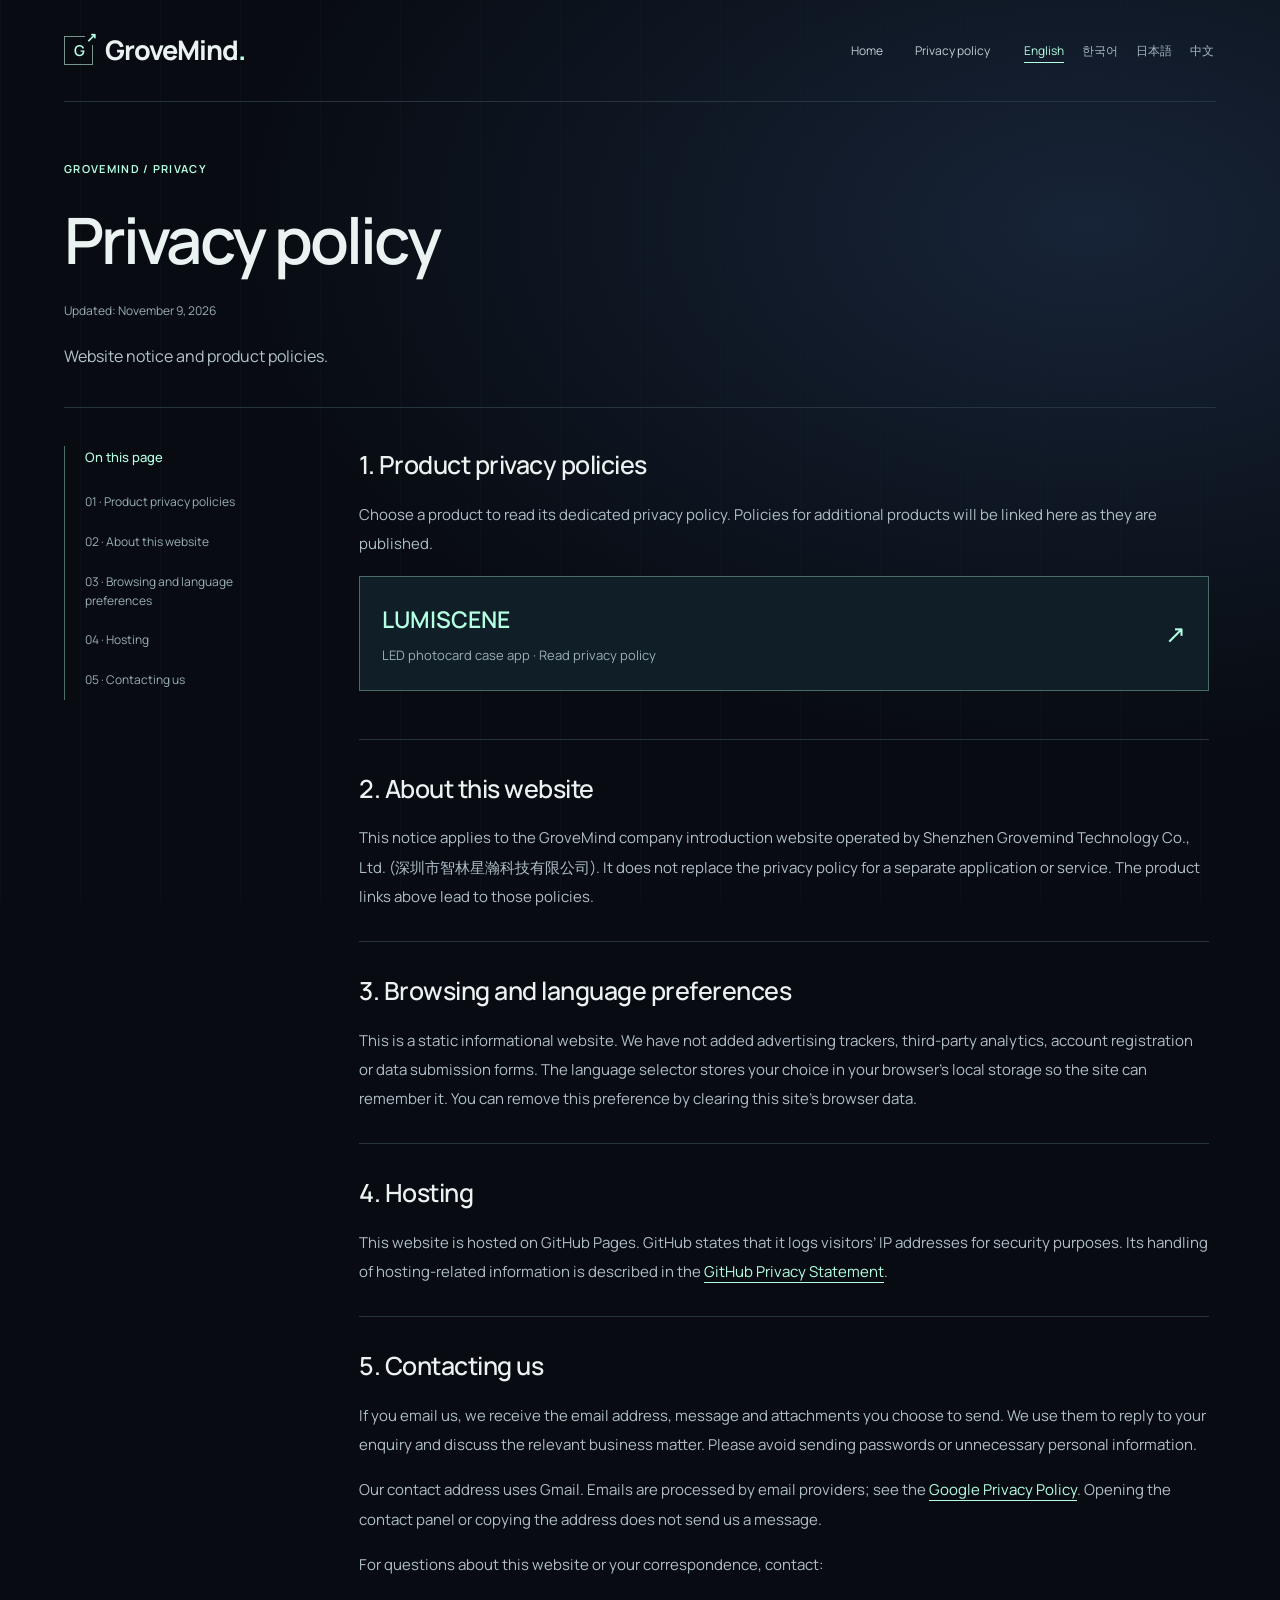
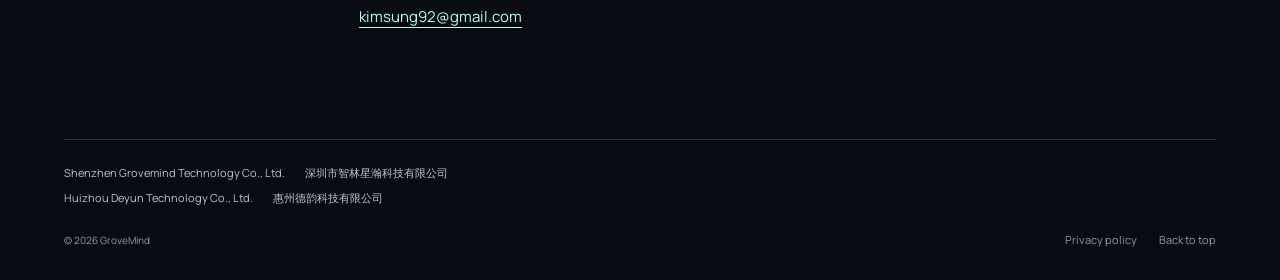
<file: privacy.html>
<!doctype html><html lang="en"><head><meta charset="utf-8"><meta name="viewport" content="width=device-width, initial-scale=1"><title>Privacy | GroveMind</title><link rel="canonical" href="https://grovemindlabs.com/privacy/"><noscript><meta http-equiv="refresh" content="0; url=/privacy/"></noscript><script>location.replace("/privacy/"+location.search+location.hash);</script></head><body><p>This privacy page has moved. / 이 페이지가 이동했습니다. / このページは移動しました。 / 隐私页面已迁移。</p><a href="/privacy/">Continue / 계속 / 続ける / 前往新页面</a></body></html>
</file>
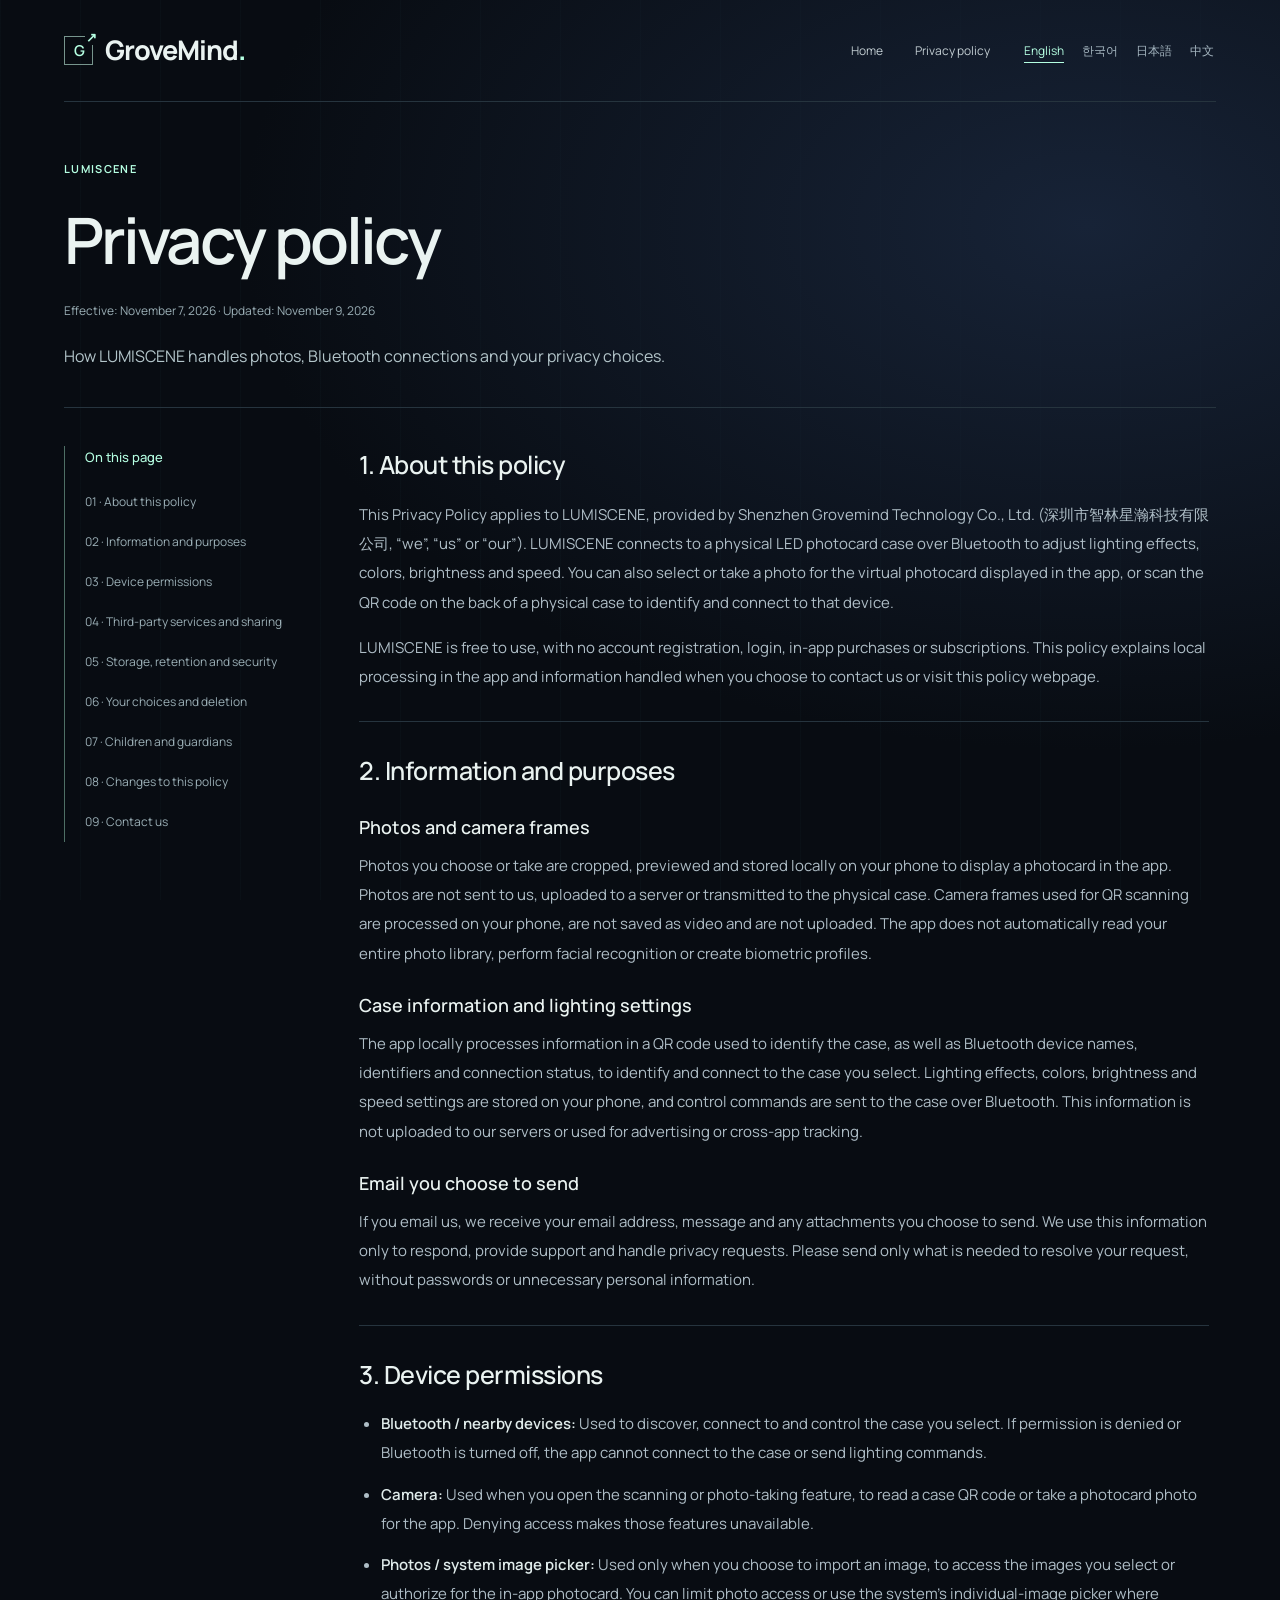
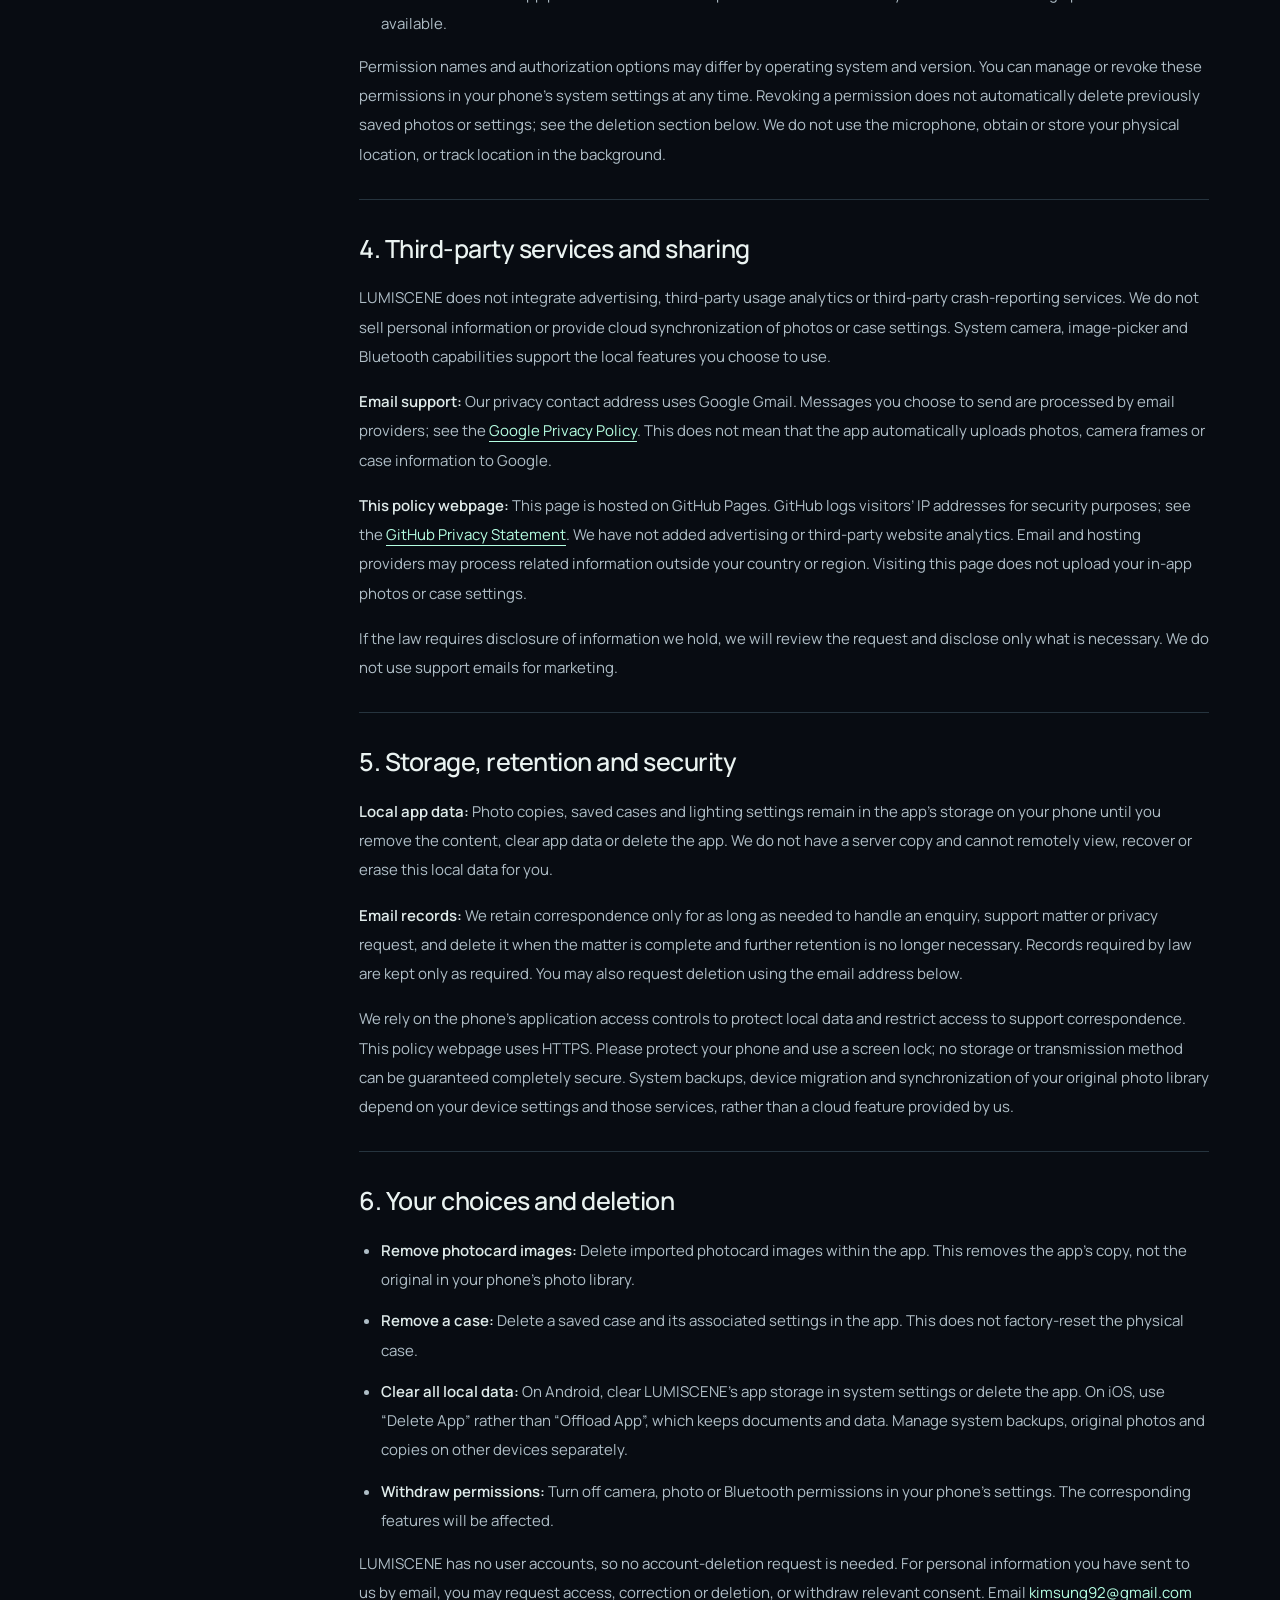
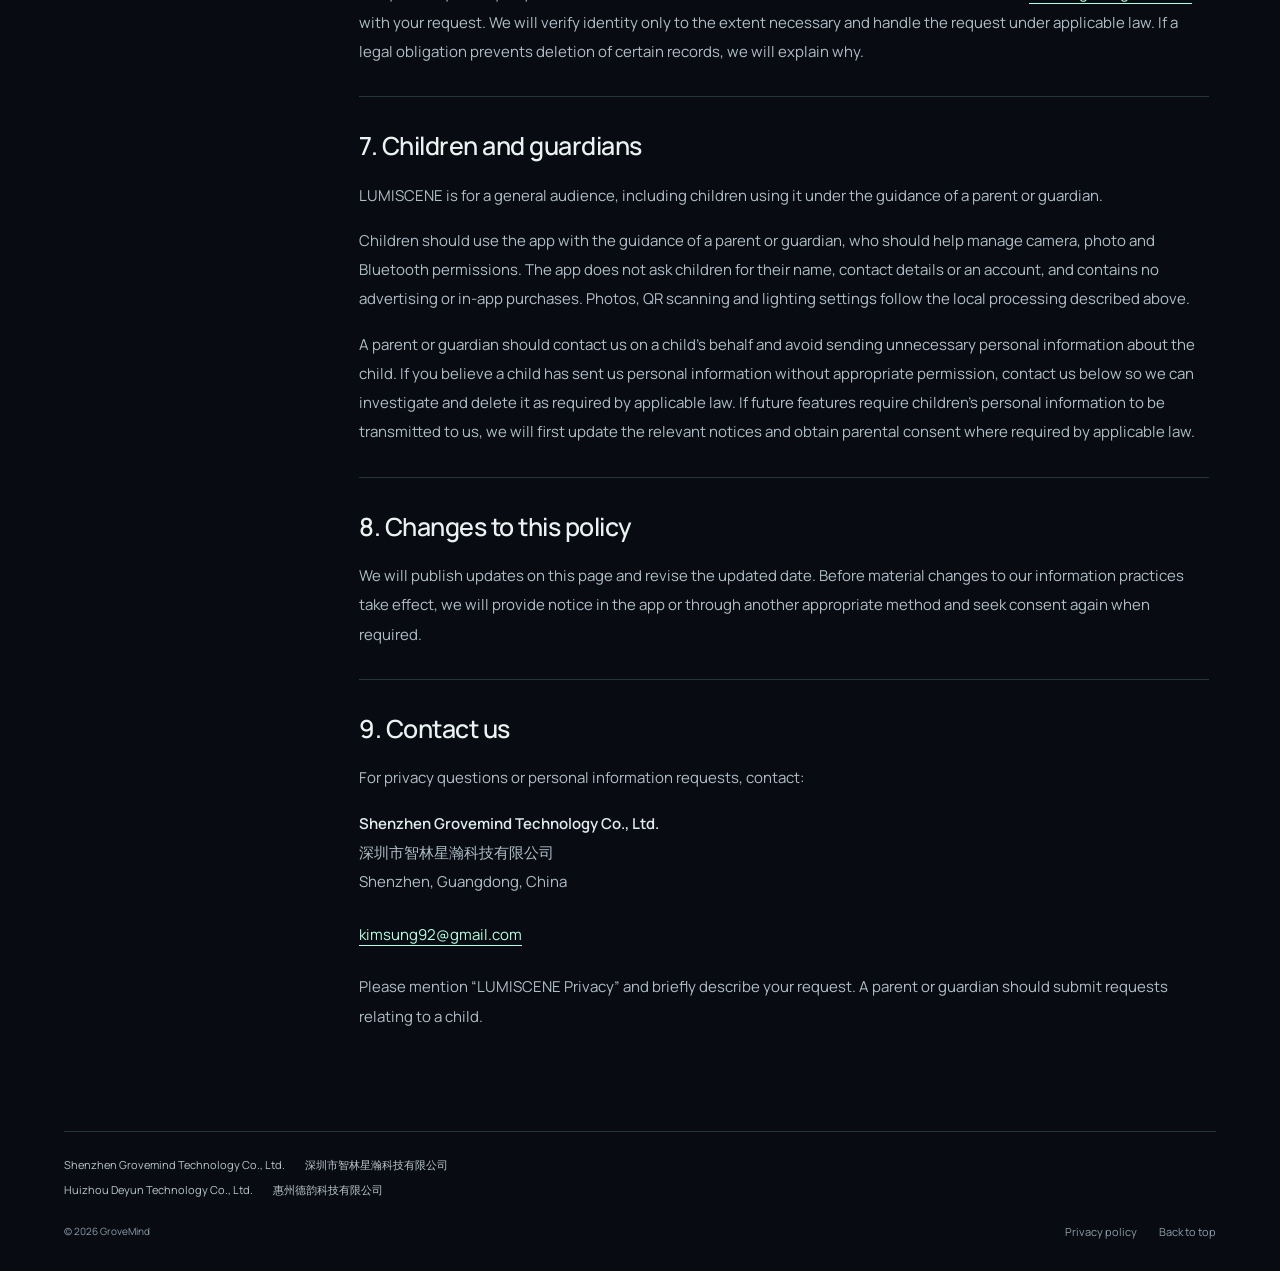
<file: lumiscene/privacy.html>
<!doctype html><html lang="en"><head><meta charset="utf-8"><meta name="viewport" content="width=device-width, initial-scale=1"><title>Privacy | GroveMind</title><link rel="canonical" href="https://grovemindlabs.com/privacy/lumiscene/"><noscript><meta http-equiv="refresh" content="0; url=/privacy/lumiscene/"></noscript><script>location.replace("/privacy/lumiscene/"+location.search+location.hash);</script></head><body><p>This privacy page has moved. / 이 페이지가 이동했습니다. / このページは移動しました。 / 隐私页面已迁移。</p><a href="/privacy/lumiscene/">Continue / 계속 / 続ける / 前往新页面</a></body></html>
</file>
<file: assets/home.css>
@font-face{font-family:Manrope;src:url('./manrope-variable.ttf') format('truetype');font-weight:200 800;font-display:swap}
:root{color-scheme:dark;--bg:#080c12;--ink:#eaf3f1;--muted:#9aaeb5;--line:#26343e;--mint:#b5ffe2;--violet:#ae9dff;--gutter:clamp(22px,5vw,80px);--width:1280px}
*{box-sizing:border-box}html{scroll-behavior:smooth;scroll-padding-top:28px}body{margin:0;background:var(--bg);color:var(--ink);font:15px/1.8 Manrope,"PingFang SC","Microsoft YaHei",sans-serif;-webkit-font-smoothing:antialiased}body::before{content:"";position:absolute;inset:0 0 auto;height:900px;z-index:-1;background:radial-gradient(ellipse at 85% 25%,#172337 0,transparent 55%),linear-gradient(90deg,#14202a33 1px,transparent 1px);background-size:auto,80px 100%;pointer-events:none}h1,h2,h3,p{margin:0}h1,h2,h3{text-wrap:balance}a{color:inherit;text-underline-offset:5px}a,button{-webkit-tap-highlight-color:transparent}button{font:inherit}a:focus-visible,button:focus-visible{outline:2px solid var(--mint);outline-offset:6px}::selection{background:var(--mint);color:var(--bg)}em{font-style:normal;color:var(--mint)}html.js[lang=en] [data-lang=zh],html.js[lang=zh-CN] [data-lang=en]{display:none!important}html:not(.js) .language{display:none}.wrap{width:min(var(--width),calc(100% - var(--gutter)*2));margin-inline:auto}.skip{position:absolute;top:-120px;left:20px;z-index:20;background:var(--mint);color:var(--bg);padding:12px 20px}.skip:focus{top:12px}.eyebrow{font:11px/1.6 Manrope,sans-serif;letter-spacing:.12em;font-weight:650;display:flex;align-items:center;gap:10px;color:#b7c5cb}.index{color:var(--mint)}.signal{width:6px;height:6px;background:var(--mint);box-shadow:0 0 12px #b5ffe280}.site-header{display:flex;align-items:center;gap:45px;border-bottom:1px solid var(--line);min-height:102px}.brand{font-weight:750;letter-spacing:-1px;font-size:27px;display:inline-flex;align-items:center;text-decoration:none;white-space:nowrap}.brand-symbol{border:1px solid #77958d;height:29px;width:29px;display:inline-flex;align-items:center;justify-content:center;font:600 15px/1 Manrope;margin-right:12px;color:var(--mint);position:relative}.brand-symbol span{position:absolute;font-size:13px;right:-5px;top:-7px;background:var(--bg);padding:1px}.brand-dot{color:var(--mint)}.nav-links{display:flex;gap:32px;margin-left:auto}.nav-links a{font-size:12px;text-decoration:none;min-height:44px;display:flex;align-items:center;color:#c2cdd2}.nav-links a:hover{color:var(--mint)}.language{display:flex;align-items:center;gap:12px;color:#536570}.language button{border:0;background:none;color:#9caeb7;font-size:12px;min-height:44px;cursor:pointer;padding:0 4px}.language button[aria-pressed=true]{color:var(--mint)}
.hero{display:grid;grid-template-columns:1fr 1fr;gap:0 32px;align-items:center;padding-top:66px;position:relative}.hero h1{font-size:clamp(56px,6.1vw,88px);line-height:1.06;font-weight:650;letter-spacing:-.065em;margin-top:26px}.hero-description{color:var(--muted);max-width:44ch;font-size:15px;line-height:1.95;margin-top:29px}.cta{display:inline-flex;align-items:center;justify-content:space-between;gap:55px;background:var(--mint);color:#0a211b;font-weight:650;font-size:13px;padding:13px 22px;text-decoration:none;margin-top:30px;min-height:50px;transition:background .2s,box-shadow .2s}.cta:hover{background:#d1ffed;box-shadow:0 0 25px #b5ffe225}.cta span[aria-hidden]{font-size:23px;line-height:1}.system-visual{position:relative;border:1px solid #263b47;background:linear-gradient(145deg,#12202c65,#0b101835);aspect-ratio:1/1.05;display:flex;flex-direction:column;justify-content:space-between;clip-path:polygon(0 0,calc(100% - 24px) 0,100% 24px,100% 100%,24px 100%,0 calc(100% - 24px))}.system-visual::after{content:"";position:absolute;inset:0;pointer-events:none;background:repeating-linear-gradient(0deg,transparent,transparent 3px,#74a7a506 4px)}.visual-top,.visual-bottom{display:flex;justify-content:space-between;gap:14px;padding:20px;color:#849ba8;font:9px/1.6 monospace;letter-spacing:1px}.visual-top span:last-child{color:var(--violet)}.visual-bottom{border-top:1px solid #263b4766;color:#b7d1cf}.visual-bottom span:last-child{color:#8d9eaa;font-size:9px}.circuit{width:100%;height:auto;display:block;overflow:visible}.core-top{animation:float-core 7s ease-in-out infinite}.software-layer{animation:float-code 7s ease-in-out infinite}.hero-foot{grid-column:1/-1;display:flex;align-items:center;justify-content:space-between;gap:16px;border-bottom:1px solid var(--line);padding-block:35px 24px;margin-top:32px;font:10px/1.6 monospace;letter-spacing:1px;color:#91a3ad}.hero-foot a{font:11px/1.6 Manrope;min-height:44px;display:flex;align-items:center;gap:24px;text-decoration:none;color:#c4d2d8}
.capabilities{padding-block:75px 80px}.section-heading{display:grid;grid-template-columns:1.15fr .85fr;gap:90px;align-items:end;margin-top:23px;margin-bottom:43px}.section-heading h2,.about h2,.contact h2{font-size:clamp(32px,3.5vw,49px);font-weight:550;line-height:1.2;letter-spacing:-.045em}.section-heading p{color:var(--muted);max-width:41ch;font-size:14px}.capability-grid{display:grid;grid-template-columns:repeat(3,1fr);border:1px solid var(--line);background:#0c131d}.capability-grid article{padding:28px 30px 34px;position:relative;transition:background .25s}.capability-grid article+article{border-left:1px solid var(--line)}.capability-grid article:hover{background:#101d25}.cap-number{font:10px monospace;letter-spacing:1px;color:#9eacbb}.cap-icon{font:32px/1 monospace;height:84px;display:flex;align-items:center;color:var(--mint)}.capability-grid article:nth-child(2) .cap-icon{color:var(--violet);font-size:42px}.capability-grid h3{font-size:20px;font-weight:550;line-height:1.5;letter-spacing:-.025em;margin-bottom:15px}.capability-grid p{font-size:13px;line-height:1.95;color:var(--muted)}
.about{border-top:1px solid var(--line);display:grid;grid-template-columns:1.1fr .9fr;gap:110px;padding-block:78px 86px}.about h2{margin-block:25px}.about-intro>p:not(.eyebrow){font-size:15px;color:#c3ced2;max-width:49ch}.about-intro>p+p{margin-top:16px;color:var(--muted)!important;font-size:13px!important}.approach-diagram{align-self:center;border-left:1px solid #405369;padding-left:32px}.diagram-label{font:10px/1.6 monospace;letter-spacing:1px;color:var(--violet);padding-bottom:13px}.approach-diagram ol{list-style:none;margin:0;padding:0}.approach-diagram li{display:flex;gap:23px;padding:23px 0;border-bottom:1px solid var(--line)}.approach-diagram li>span{font:12px monospace;color:var(--mint);padding-top:8px}.approach-diagram h3{font-size:20px;font-weight:500}.approach-diagram li p{font-size:12px;color:var(--muted);margin-top:3px}.diagram-end{font-size:11px;color:#a6bac3;padding-top:23px}.diagram-end>span{color:var(--mint);margin-right:9px}.contact{display:grid;grid-template-columns:1.1fr .9fr;gap:110px;border-top:1px solid var(--line);padding-block:66px 70px;background:radial-gradient(ellipse at 20% 95%,#32645215,transparent 65%)}.contact h2{margin-top:22px}.contact-copy{align-self:end}.contact-copy>p{color:var(--muted);font-size:13px;max-width:46ch}.contact-mail{display:flex;justify-content:space-between;align-items:center;gap:16px;font-size:clamp(15px,1.8vw,24px);min-height:60px;margin-top:18px;text-decoration:none;border-bottom:1px solid #759c8e;color:var(--mint);overflow-wrap:anywhere}.contact-mail:hover{color:white}.contact-location{font:9px/1.6 monospace!important;letter-spacing:1.3px;margin-top:18px}
.site-footer{border-top:1px solid var(--line);padding-block:23px 18px;font-size:11px;color:#8d9ca8;line-height:1.8}.footer-identity{display:flex;flex-wrap:wrap;gap:4px 20px;color:#bac5ce}.footer-address{font-size:11px;max-width:120ch;font-style:normal;margin-top:6px}.footer-bottom{display:flex;justify-content:space-between;align-items:center;gap:16px;margin-top:10px;font-size:10px}.footer-links{display:flex;flex-wrap:wrap;gap:6px 22px}.footer-links a{min-height:44px;display:inline-flex;align-items:center;text-decoration:none}.footer-links a:hover{color:var(--mint)}
html[lang=zh-CN] .hero h1{font-size:clamp(48px,5.2vw,76px);letter-spacing:-.045em;line-height:1.26;font-weight:600}html[lang=zh-CN] .section-heading h2,html[lang=zh-CN] .about h2,html[lang=zh-CN] .contact h2{line-height:1.4;letter-spacing:-.02em}html[lang=zh-CN] .hero-description{line-height:2.1}html[lang=zh-CN] .capability-grid h3{font-size:20px}
@keyframes float-core{0%,100%{transform:translateY(0)}50%{transform:translateY(-7px)}}@keyframes float-code{0%,100%{transform:translateY(0)}50%{transform:translateY(-13px)}}
@media(min-width:1500px){.hero{padding-top:80px}.hero-foot{margin-top:45px}}
@media(max-width:1000px){.site-header{gap:24px}.nav-links{gap:20px}.hero{gap:28px;padding-top:48px}.hero h1{font-size:64px}.hero-description{font-size:14px}.visual-top,.visual-bottom{padding:14px;font-size:8px}.section-heading,.about,.contact{gap:46px}.capability-grid article{padding:23px}.capability-grid h3{font-size:18px}.system-visual{aspect-ratio:1/1.2}html[lang=zh-CN] .hero h1{font-size:48px}}
@media(max-width:760px){.site-header{min-height:86px;flex-wrap:wrap;gap:0;justify-content:space-between;padding-block:17px 10px}.brand{font-size:24px}.brand-symbol{width:25px;height:25px;font-size:13px}.language{margin-left:auto}.nav-links{order:3;width:100%;margin-left:0;gap:30px;margin-top:6px}.nav-links a{font-size:12px}.hero{grid-template-columns:1fr;gap:36px;padding-top:39px}.hero h1{font-size:clamp(58px,12vw,80px);margin-top:22px}.hero-description{font-size:14px;max-width:44ch;margin-top:23px}.cta{margin-top:23px}.system-visual{aspect-ratio:1.12;max-width:560px;width:100%;justify-self:center}.circuit{height:calc(100% - 84px);width:100%}.visual-top,.visual-bottom{font-size:8px;padding:12px 16px}.hero-foot{margin-top:0;padding-block:8px 18px;font-size:8px;letter-spacing:.5px}.hero-foot a{font-size:10px;gap:12px}.capabilities{padding-block:48px}.section-heading{grid-template-columns:1fr;gap:20px;margin-bottom:29px}.section-heading h2,.about h2,.contact h2{font-size:36px}.section-heading p{font-size:14px;max-width:50ch}.capability-grid{grid-template-columns:1fr}.capability-grid article{padding:24px}.capability-grid article+article{border-left:0;border-top:1px solid var(--line)}.cap-icon{height:62px}.capability-grid h3{font-size:21px}.capability-grid p{max-width:55ch;font-size:14px}.about,.contact{grid-template-columns:1fr;gap:32px;padding-block:46px}.about-intro>p:not(.eyebrow){max-width:none}.approach-diagram{padding-left:22px}.contact-copy>p{font-size:14px}.contact-mail{font-size:clamp(16px,4.5vw,24px);min-height:64px;margin-top:12px}.footer-bottom{align-items:start;flex-direction:column;gap:3px}.footer-links{gap:4px 20px}.footer-identity{gap:2px 12px;font-size:10px}.footer-address{font-size:10px}html[lang=zh-CN] .hero h1{font-size:clamp(43px,9.5vw,65px)}html[lang=zh-CN] .hero-description{line-height:2}}
@media(prefers-reduced-motion:reduce){html{scroll-behavior:auto}*,*::before,*::after{animation:none!important;transition:none!important}}
</file>
<file: assets/shared.css>
/* Shared four-language navigation, contact panel and privacy layouts. */
html.js[lang=en] [data-lang]:not([data-lang=en]),html.js[lang=ko] [data-lang]:not([data-lang=ko]),html.js[lang=ja] [data-lang]:not([data-lang=ja]),html.js[lang=zh-CN] [data-lang]:not([data-lang=zh]){display:none!important}
.language{gap:14px;flex-shrink:0}.language a{display:inline-flex;align-items:center;min-height:44px;padding:4px 2px;font-size:12px;text-decoration:none;color:#a6b7c1;white-space:nowrap}.language a[aria-current=true]{color:var(--mint);text-decoration:underline;text-underline-offset:7px}.language a:hover{color:var(--mint)}
.site-header{gap:32px}.secondary-company{margin-top:5px}.footer-identity{font-size:11px}.hero h1 [lang=ko],.hero h1 [lang=ja]{font-size:.78em;letter-spacing:-.045em;line-height:1.27;display:inline-block}.section-heading h2 [lang=ko],.section-heading h2 [lang=ja],.about h2 [lang=ko],.about h2 [lang=ja],.contact h2 [lang=ko],.contact h2 [lang=ja]{font-size:.9em;line-height:1.45;display:inline-block}html[lang=ko] body{word-break:keep-all;overflow-wrap:break-word}html[lang=ja] body{line-break:strict}.capability-grid h3{overflow-wrap:break-word}.site-footer a{font-size:11px}
.contact-dialog{color:var(--ink);background:#101923;border:1px solid #567969;box-shadow:0 0 70px #60d7bc20;width:min(540px,calc(100% - 32px));max-height:calc(100dvh - 36px);overflow-y:auto;padding:25px;word-break:normal}.contact-dialog::backdrop{background:#03080bd9;backdrop-filter:blur(5px)}.dialog-top{display:flex;justify-content:space-between;align-items:center;gap:20px;margin-bottom:14px}.dialog-top h2{font-size:25px;line-height:1.4}.dialog-top button{border:1px solid var(--line);background:transparent;color:var(--ink);font-size:25px;width:44px;height:44px;flex:none;cursor:pointer}.contact-dialog p{font-size:14px;color:var(--muted)}.email-value{width:100%;border:1px solid #46625e;color:var(--mint);background:#080e15;padding:14px 12px;font:16px Manrope,sans-serif;margin-block:20px}.email-value:focus-visible{outline:2px solid var(--mint)}.contact-actions{display:grid;grid-template-columns:1fr;gap:10px}.contact-actions button,.contact-actions a{font:600 14px/1.6 Manrope,"PingFang SC",sans-serif;border:1px solid #57726b;min-height:46px;padding:10px 14px;cursor:pointer;text-decoration:none;text-align:center;color:var(--mint);background:transparent}.contact-actions button{color:#0c251d;background:var(--mint);border-color:var(--mint)}.contact-actions a:hover{background:#20352f}.contact-dialog .contact-feedback{min-height:25px;color:var(--mint);margin-top:12px;font-size:13px}.contact-dialog .dialog-note{font-size:12px;line-height:1.8;margin-top:6px}
.policy-page{padding-block:58px 70px}.policy-hero{border-bottom:1px solid var(--line);padding-bottom:35px;margin-bottom:38px}.policy-hero .eyebrow{color:var(--mint);margin-bottom:22px}.policy-hero h1{font-size:clamp(36px,5vw,65px);font-weight:600;letter-spacing:-.045em;line-height:1.25;max-width:20ch;overflow-wrap:break-word}.policy-date{color:var(--muted);font-size:12px;margin-top:20px}.policy-intro{font-size:16px;color:#b3c5ca;max-width:75ch;margin-top:20px;line-height:1.95}.policy-layout{display:grid;grid-template-columns:225px minmax(0,1fr);gap:70px}.contents{position:sticky;top:30px;align-self:start;border-left:1px solid #4e6f65;padding-left:20px}.contents h2{font-size:13px;color:var(--mint);font-weight:500;margin-bottom:12px}.contents ol{list-style:none;padding:0;margin:0}.contents a{font-size:12px;line-height:1.6;color:var(--muted);display:block;min-height:40px;padding-block:10px;text-decoration:none}.contents a:hover{color:var(--mint)}.body-copy{min-width:0;max-width:850px}.body-copy section{padding-bottom:30px;scroll-margin-top:25px}.body-copy section+section{border-top:1px solid var(--line);padding-top:30px}.body-copy h2{font-size:25px;line-height:1.5;font-weight:550;margin-bottom:16px;letter-spacing:-.02em}.body-copy h3{font-size:18px;font-weight:550;line-height:1.5;margin:24px 0 10px}.body-copy p,.body-copy li{font-size:15px;line-height:1.95;color:#afbec7;overflow-wrap:break-word}.body-copy p+p{margin-top:16px}.body-copy ul{padding-left:22px;margin-block:14px}.body-copy li+li{margin-top:12px}.body-copy strong{color:#e0eceb;font-weight:600}.body-copy a{color:var(--mint);overflow-wrap:anywhere}.product-policy-link{display:flex;justify-content:space-between;align-items:center;gap:20px;text-decoration:none;border:1px solid #496b66;background:#101e27;padding:22px;margin-block:18px;min-height:80px}.product-policy-link strong{display:block;font-size:23px;color:var(--mint)}.product-policy-link small{font-size:13px;color:var(--muted)}.product-policy-link:hover{background:#152932}.product-policy-link>span:last-child{font-size:25px}.policy-page .contact-email{display:inline-flex;align-items:center;min-height:44px}
@media(max-width:1050px){.site-header{gap:20px}.nav-links{gap:18px}.language{gap:10px}.brand{font-size:24px}.policy-layout{gap:38px;grid-template-columns:190px minmax(0,1fr)}}
@media(max-width:900px){.site-header{flex-wrap:wrap;gap:2px 20px;justify-content:space-between;padding-block:18px 8px}.language{margin-left:auto}.nav-links{order:3;width:100%;margin-left:0;margin-top:4px}.policy-layout{grid-template-columns:1fr;gap:30px}.contents{position:static;padding:0 0 22px;border-left:0;border-bottom:1px solid var(--line)}.contents ol{display:grid;grid-template-columns:1fr 1fr;gap:0 20px}.policy-page{padding-top:38px}.policy-hero{margin-bottom:26px}}
@media(max-width:520px){.brand{font-size:22px}.brand-symbol{display:none}.language{gap:9px}.language a{font-size:11px}.site-header{gap:0 10px}.policy-hero h1{font-size:36px}.policy-intro{font-size:14px}.policy-layout{gap:24px}.contents ol{grid-template-columns:1fr}.contents a{min-height:44px}.body-copy h2{font-size:22px}.body-copy p,.body-copy li{font-size:14px;line-height:2}.product-policy-link{padding:18px}.footer-identity{display:block;font-size:10px}.footer-identity span{display:block}.secondary-company{margin-top:10px}.contact-dialog{padding:20px}.hero h1 [lang=ko],.hero h1 [lang=ja]{font-size:.7em}}
@media print{body{background:white!important;color:#111!important}body::before,.language,.skip,.nav-links,.contact-dialog,.contents,.footer-links{display:none!important}.policy-layout{display:block}.wrap{width:100%}.body-copy p,.body-copy li,.policy-date,.policy-intro{color:#222!important}.body-copy strong,.body-copy a,.policy-hero .eyebrow{color:#111!important}.policy-hero h1{font-size:30pt}.body-copy h2,.body-copy h3{break-after:avoid}p,li{orphans:3;widows:3}}
</file>
